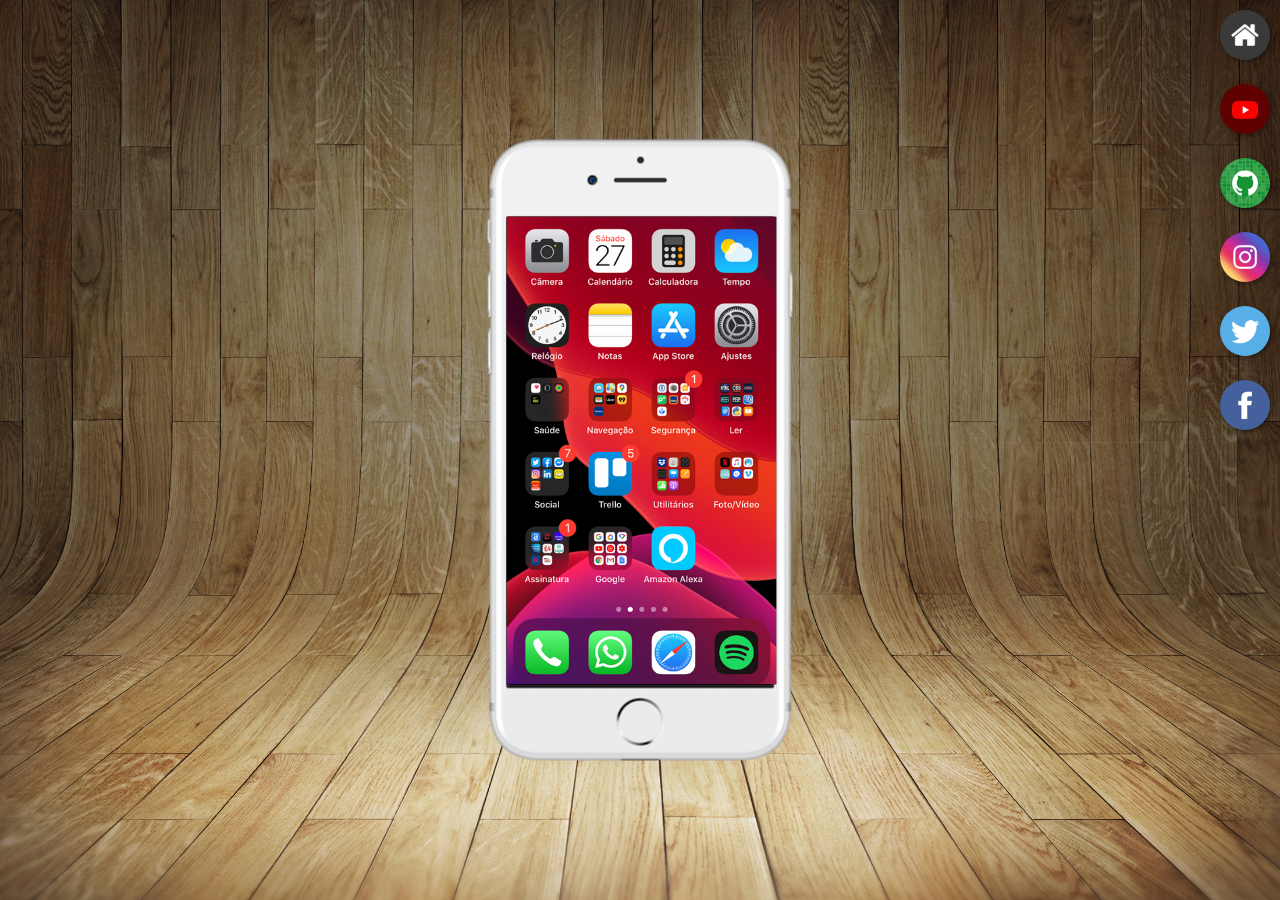
<file: index.html>
<!DOCTYPE html>
<html lang="pt-br">
<head>
    <meta charset="UTF-8">
    <meta name="viewport" content="width=device-width, initial-scale=1.0">
    <title>Projeto Redes sociais</title>
    <link rel="shortcut icon" href="favicon.ico" type="image/x-icon">
    <link rel="stylesheet" href="estilos/style.css">
</head>
<body>
  <main>
    <section id="telefone">
     <iframe src="home.html" name="tela" id="tela" frameborder="0"> este dispositivo não suporta iframes.</iframe>
     
    </section>
    <section id="redes-sociais">
      <a href="home.html" target="tela"><img src="imagens/logo-home.jpg" alt="Logo da Home"></a><br>
      <a href="youtube.html" target="tela"><img src="imagens/logo-youtube.jpg" alt="Logo do YouTube"></a><br>
      <a href="github.html" target="tela"><img src="imagens/logo-github.jpg" alt="github"></a><br>
      <a href="instagram.html" target="tela"><img src="imagens/logo-instagram.jpg" alt="instagram"></a><br>
      <a href="twitter.html" target="tela"><img src="imagens/logo-twitter.jpg" alt="twitter"></a><br>
      <a href="facebook.html" target="tela"><img src="imagens/logo-facebook.jpg" alt="facebook"></a>

    </section>
  </main>
</body>
</html>
</file>
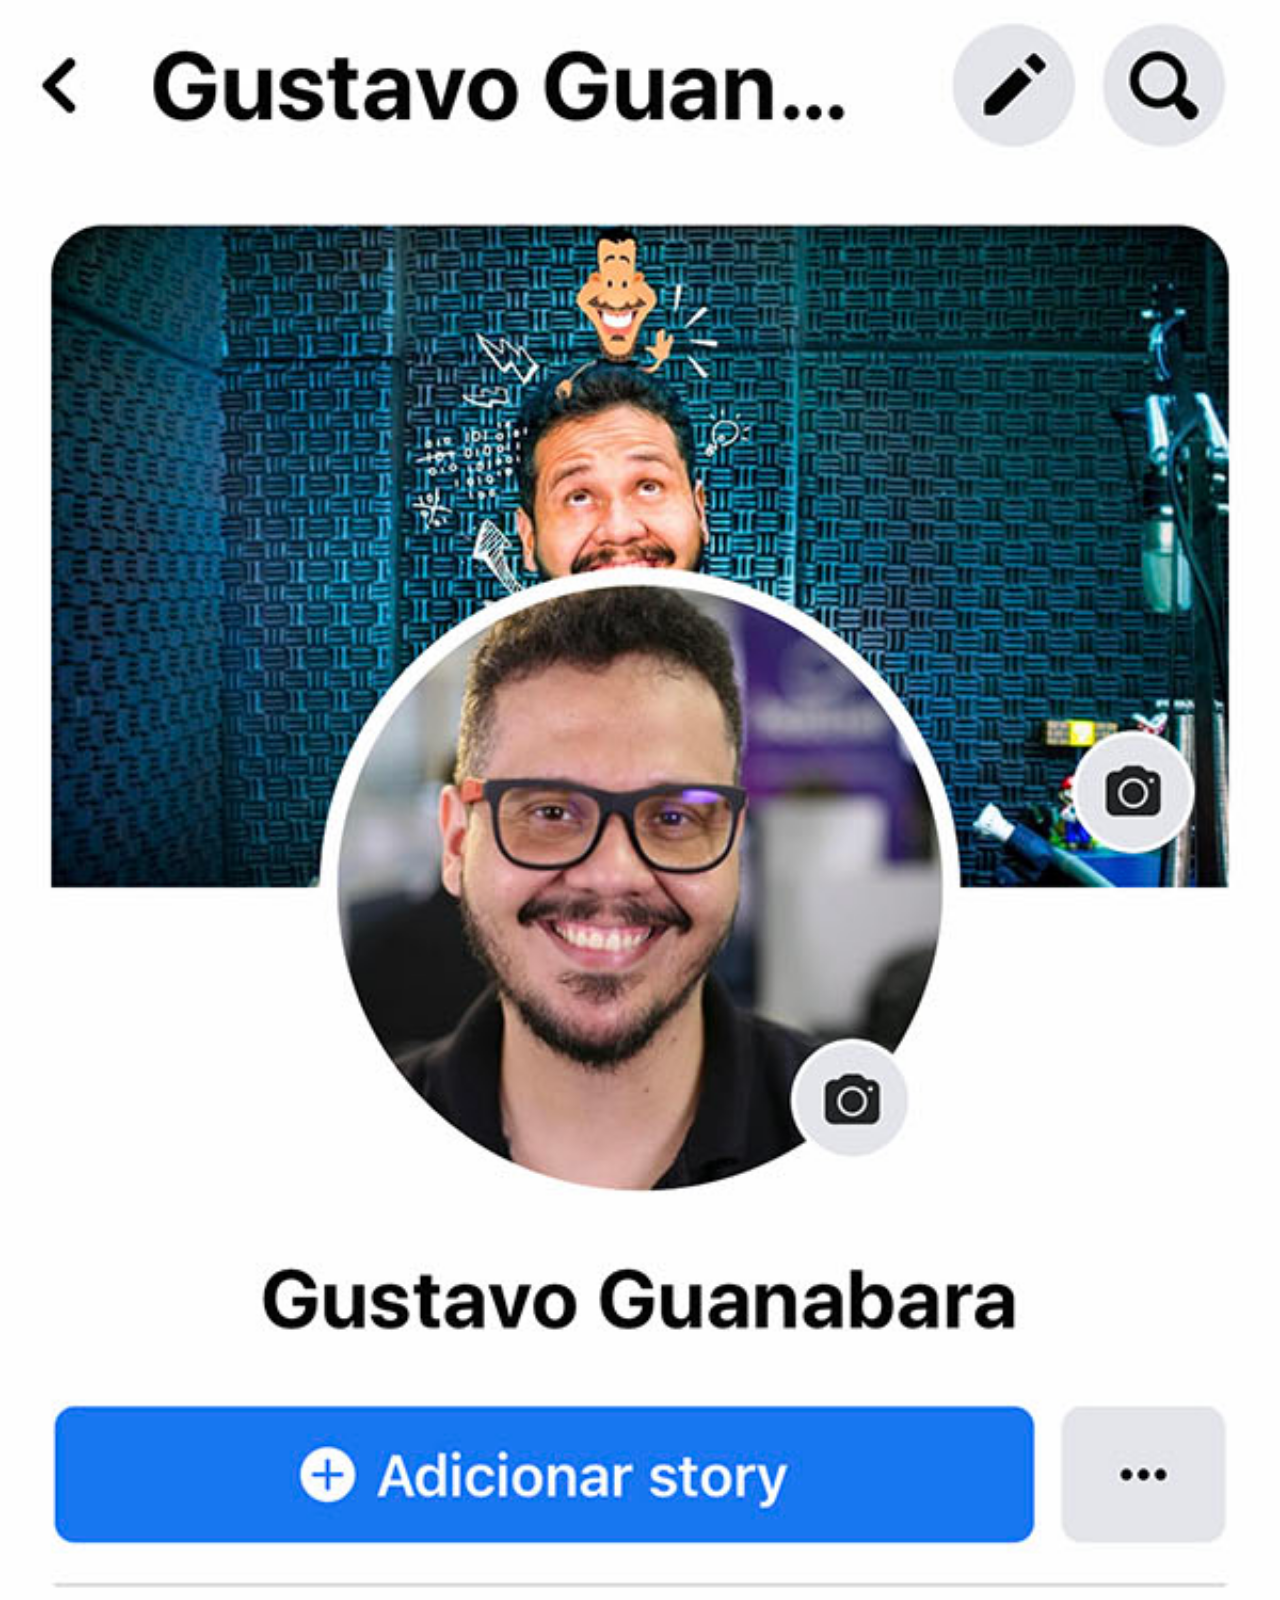
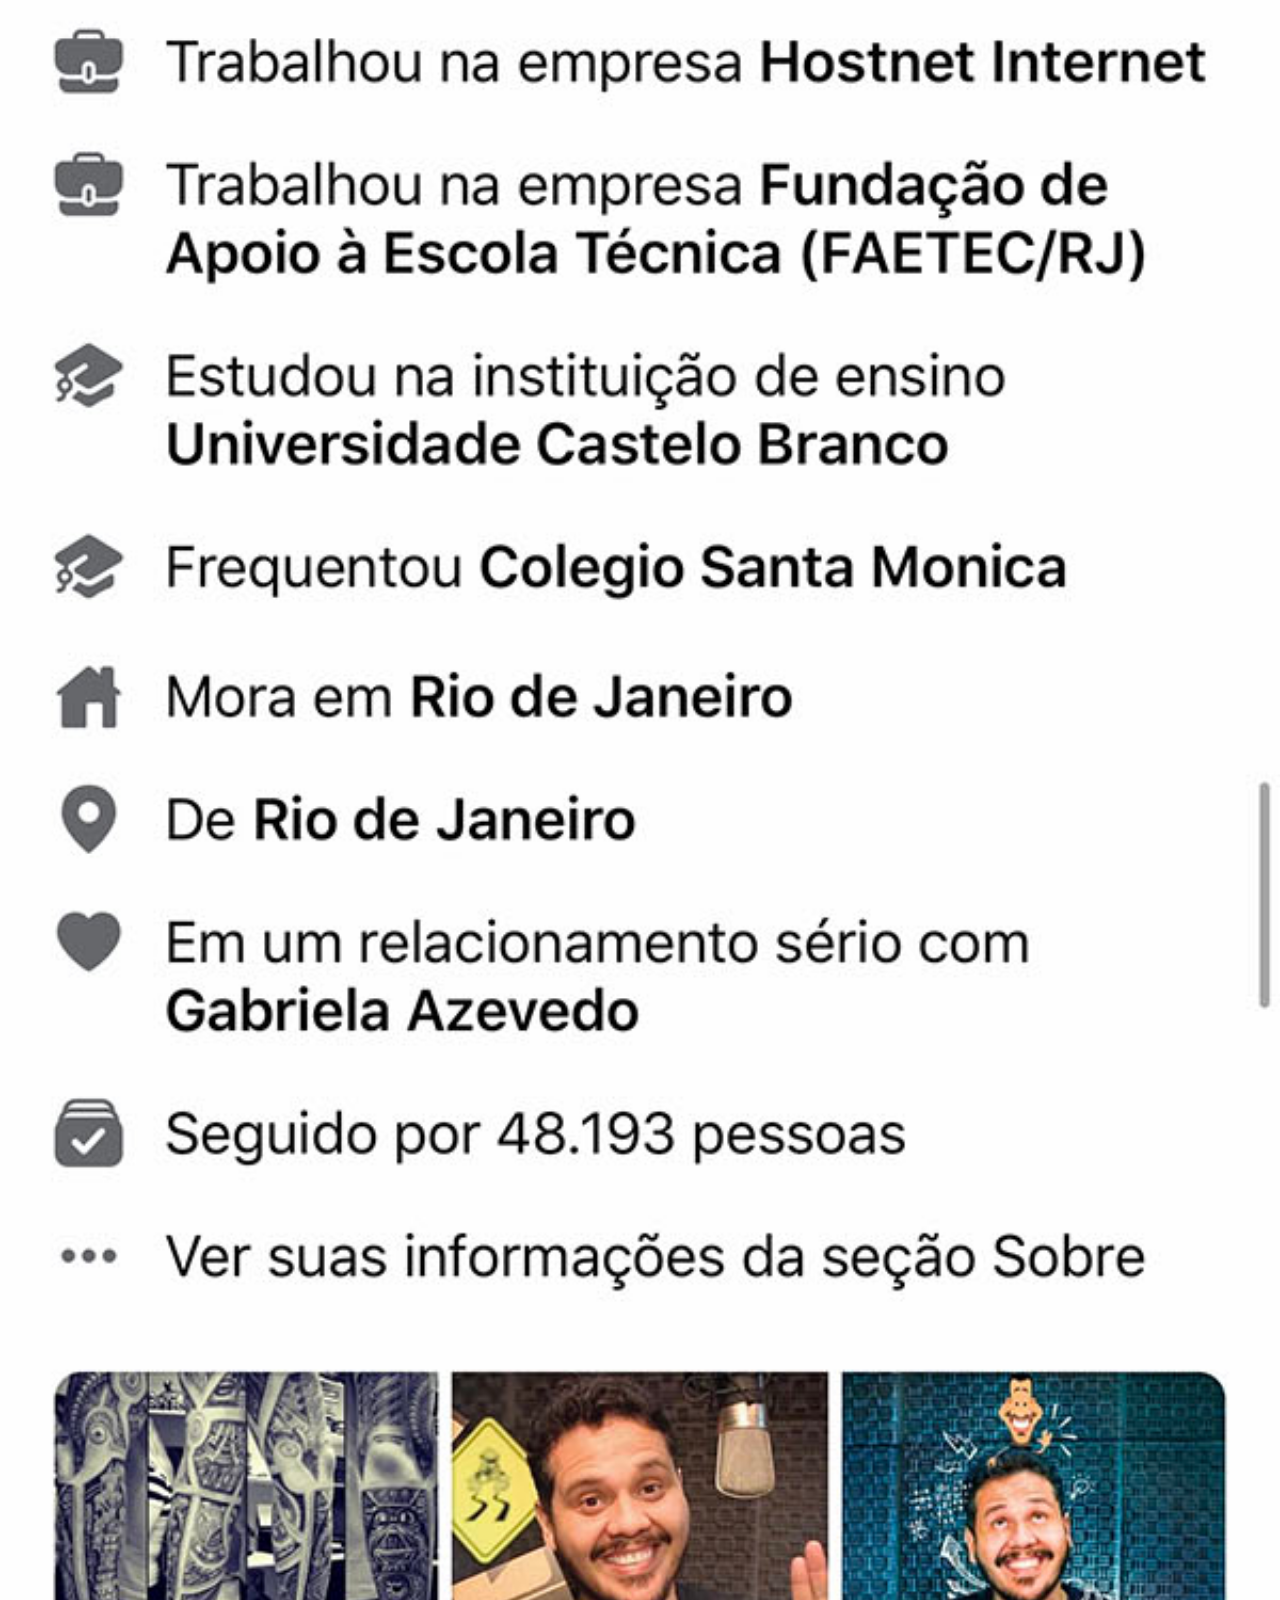
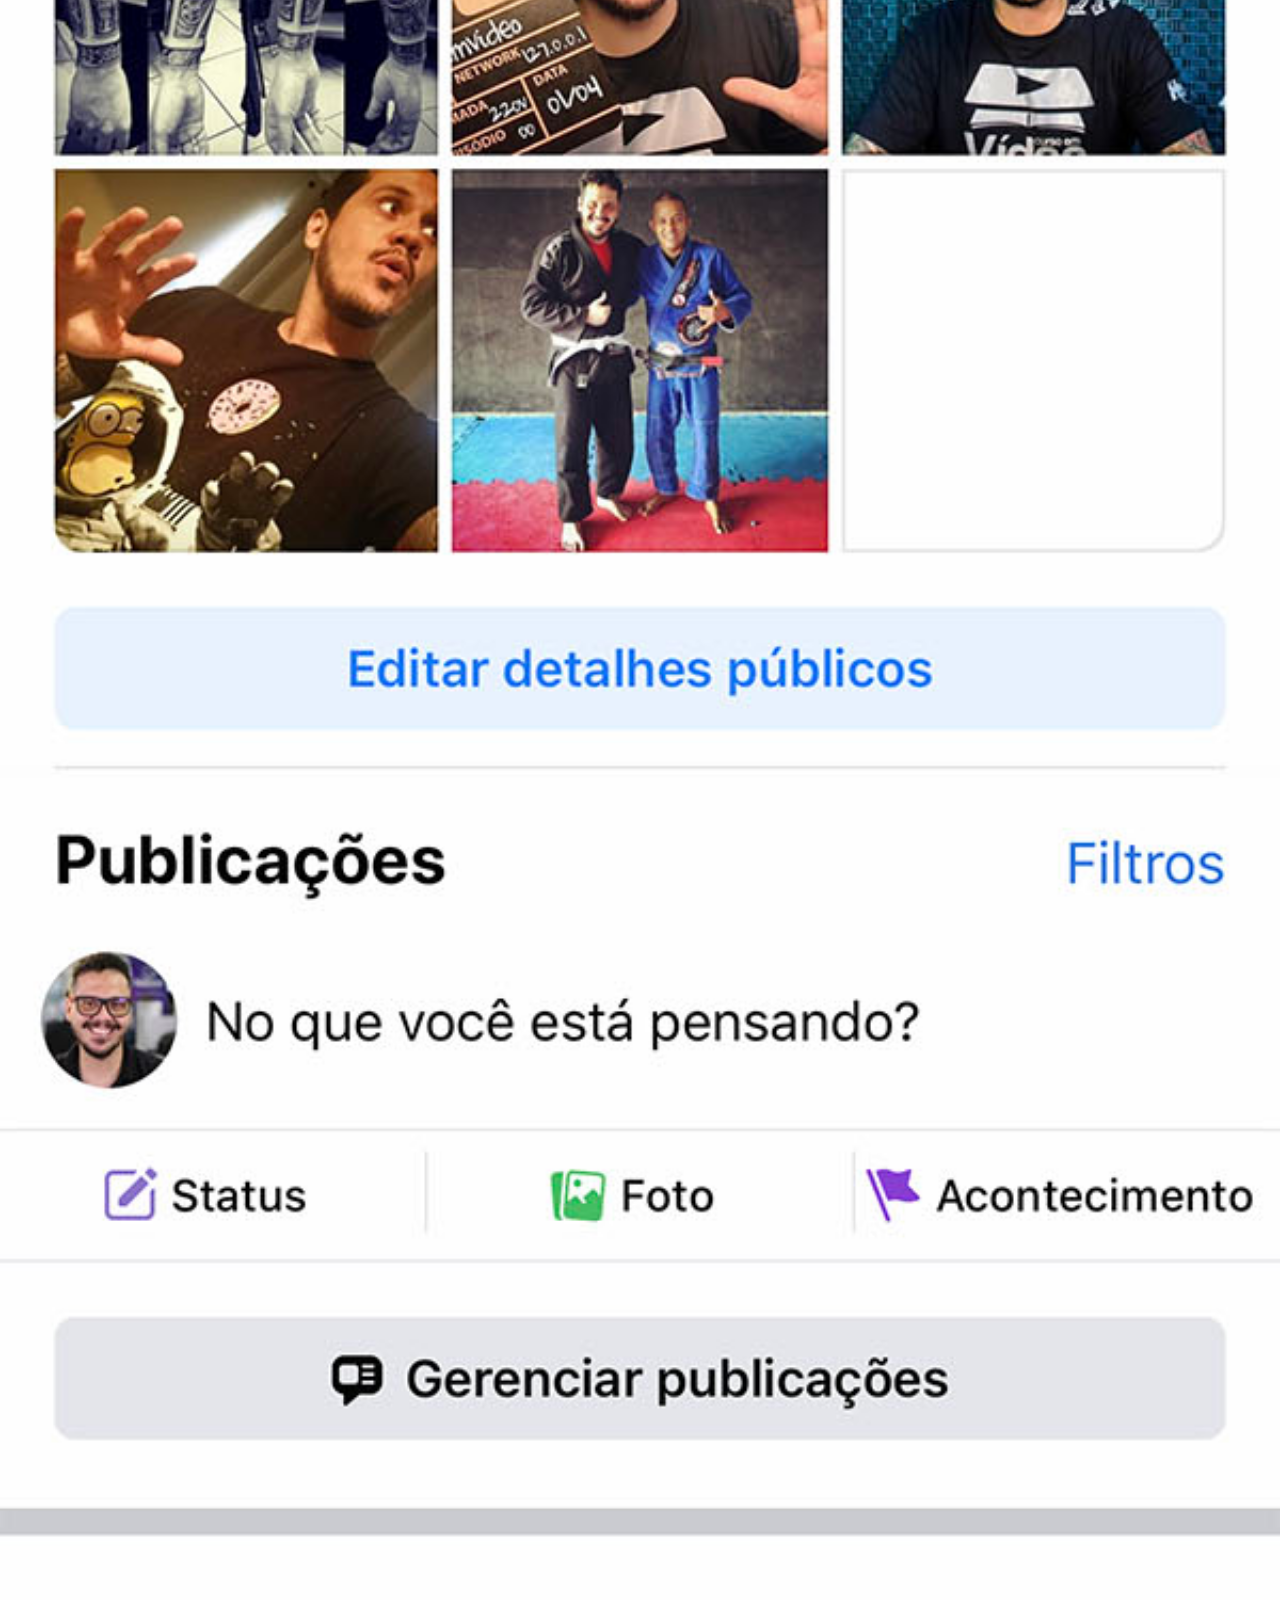
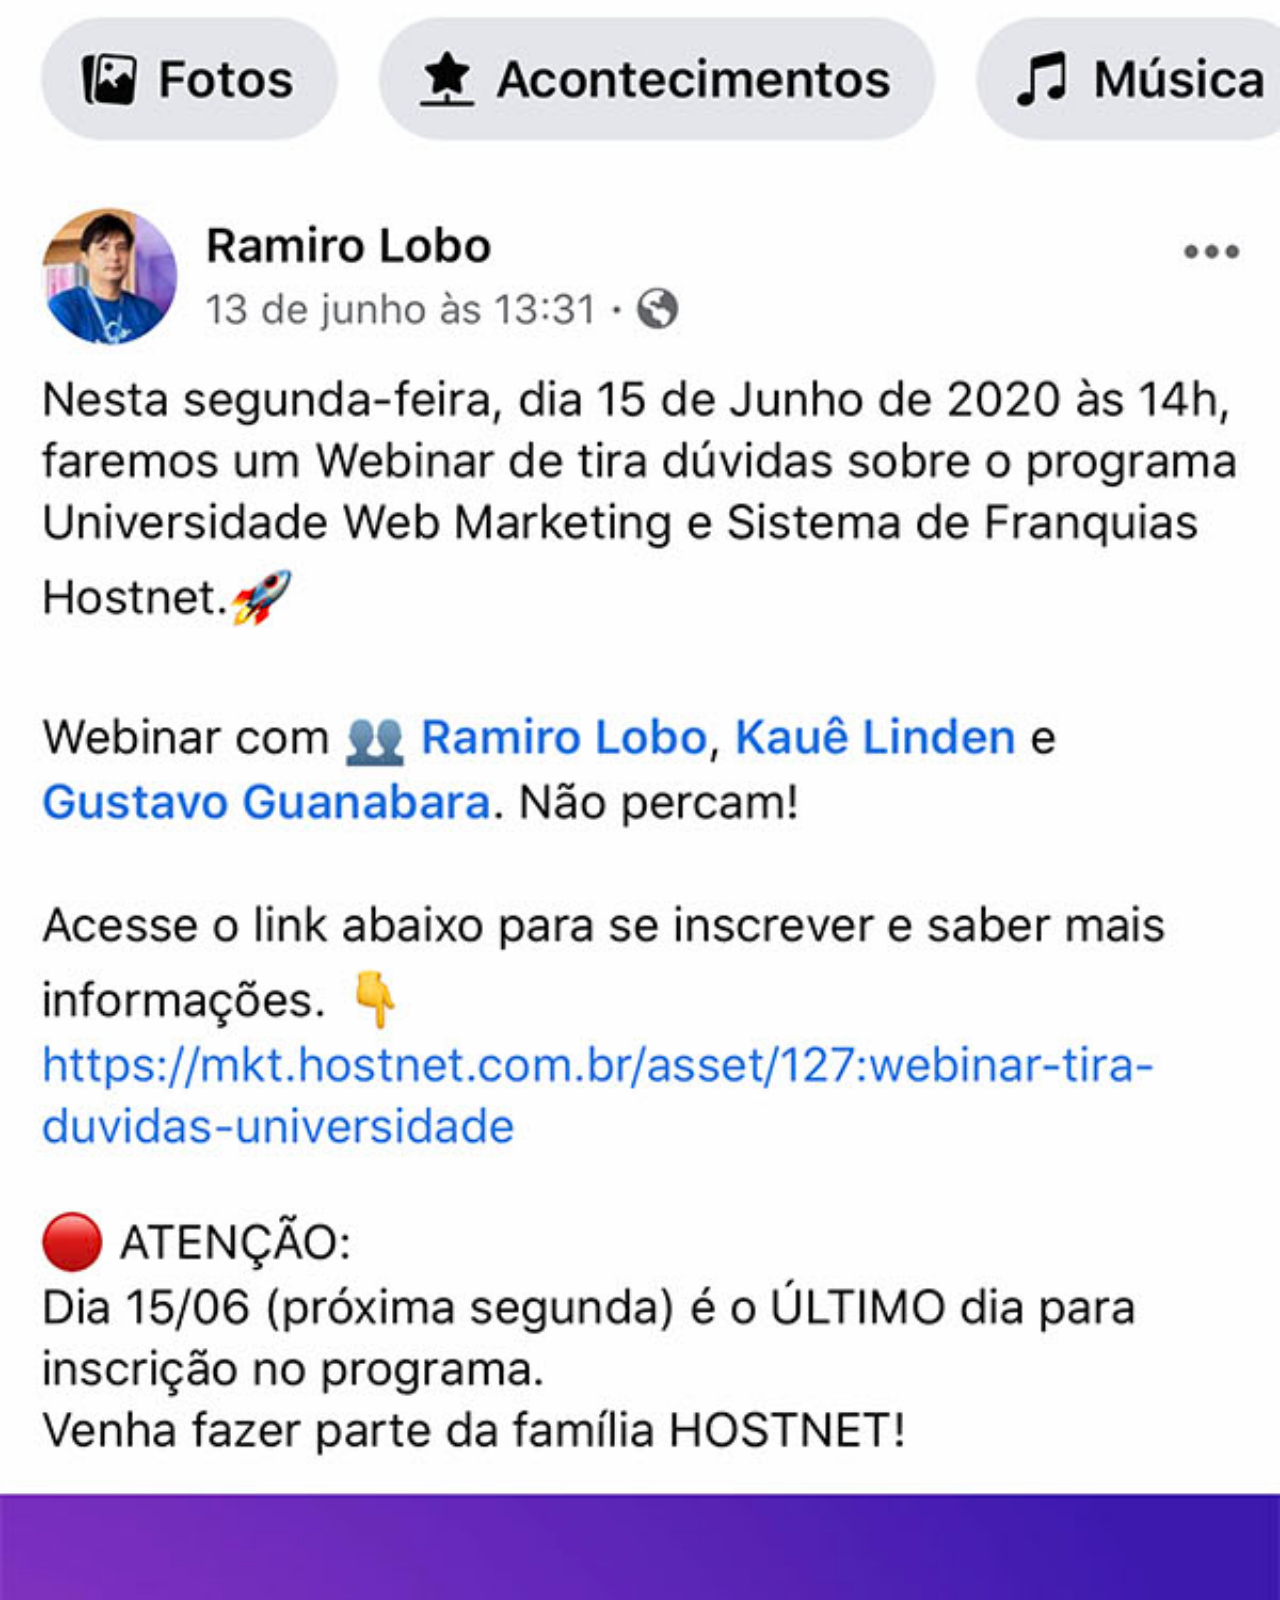
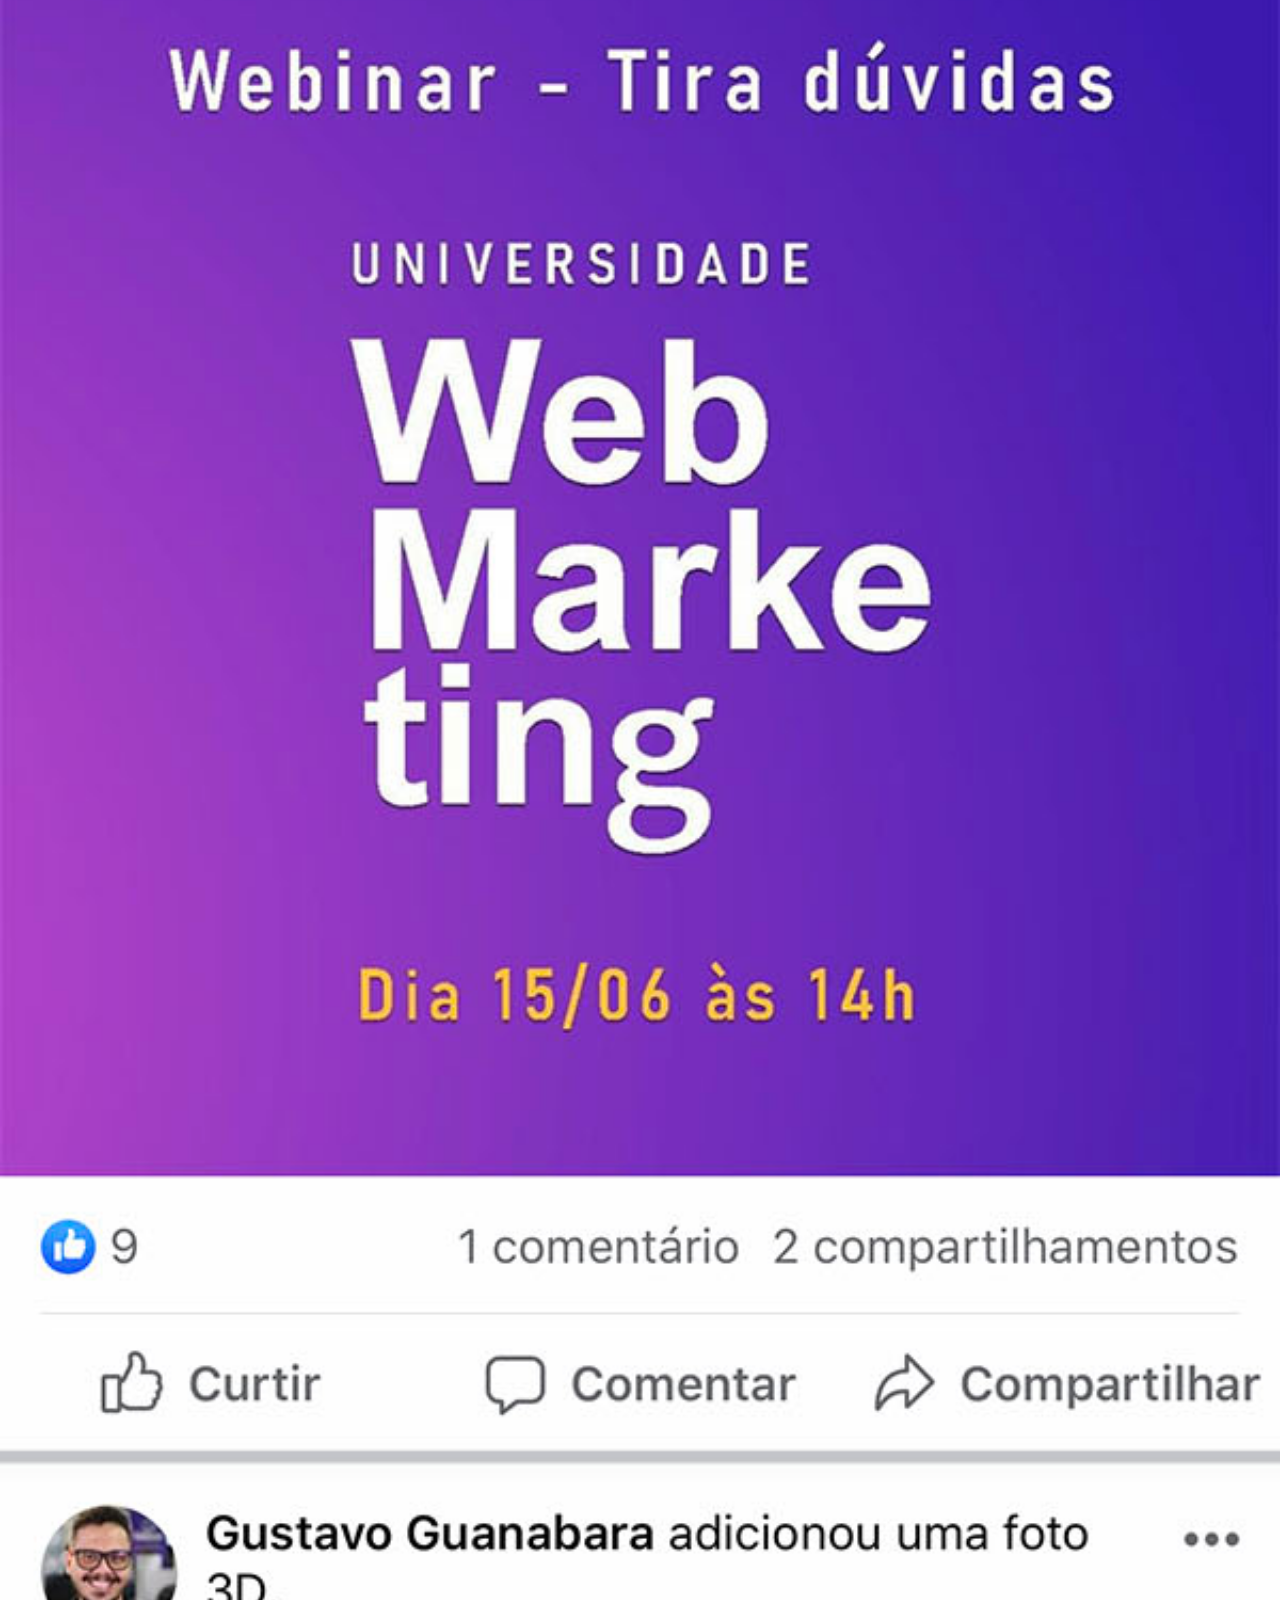
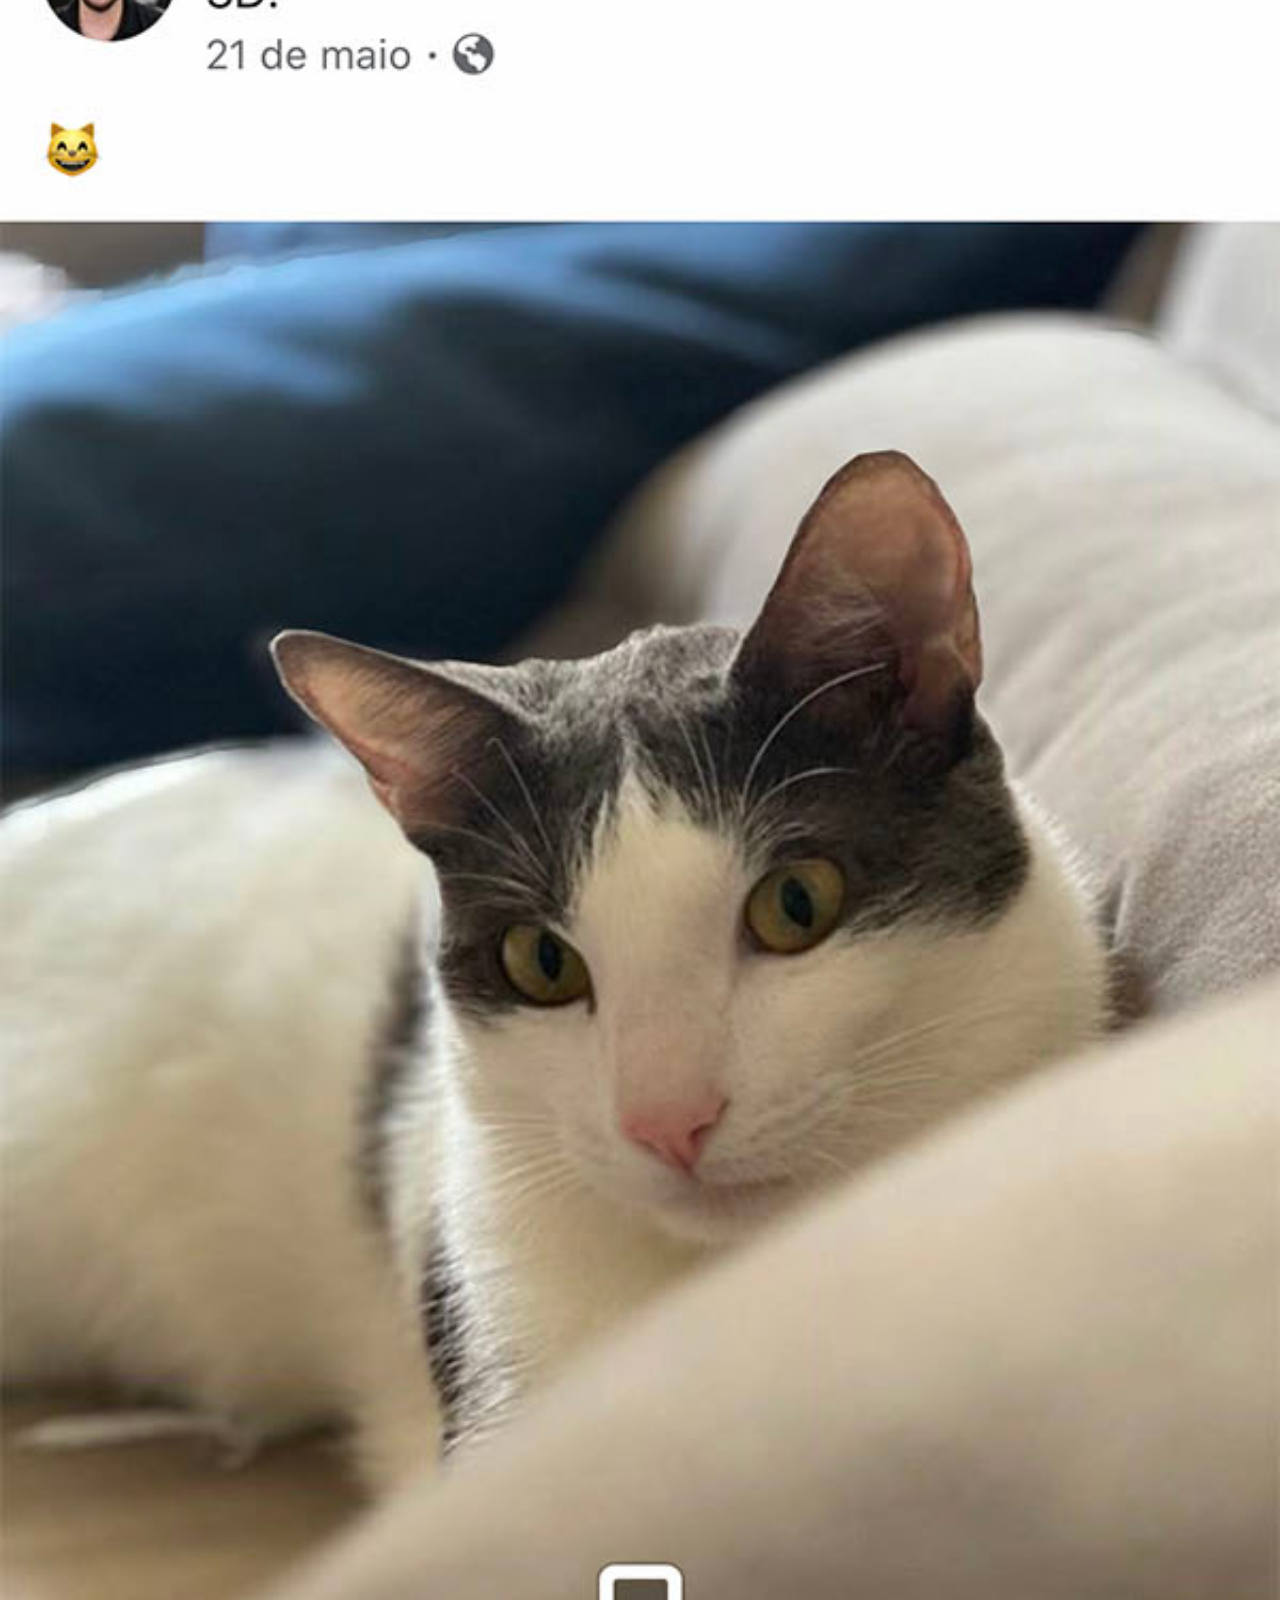
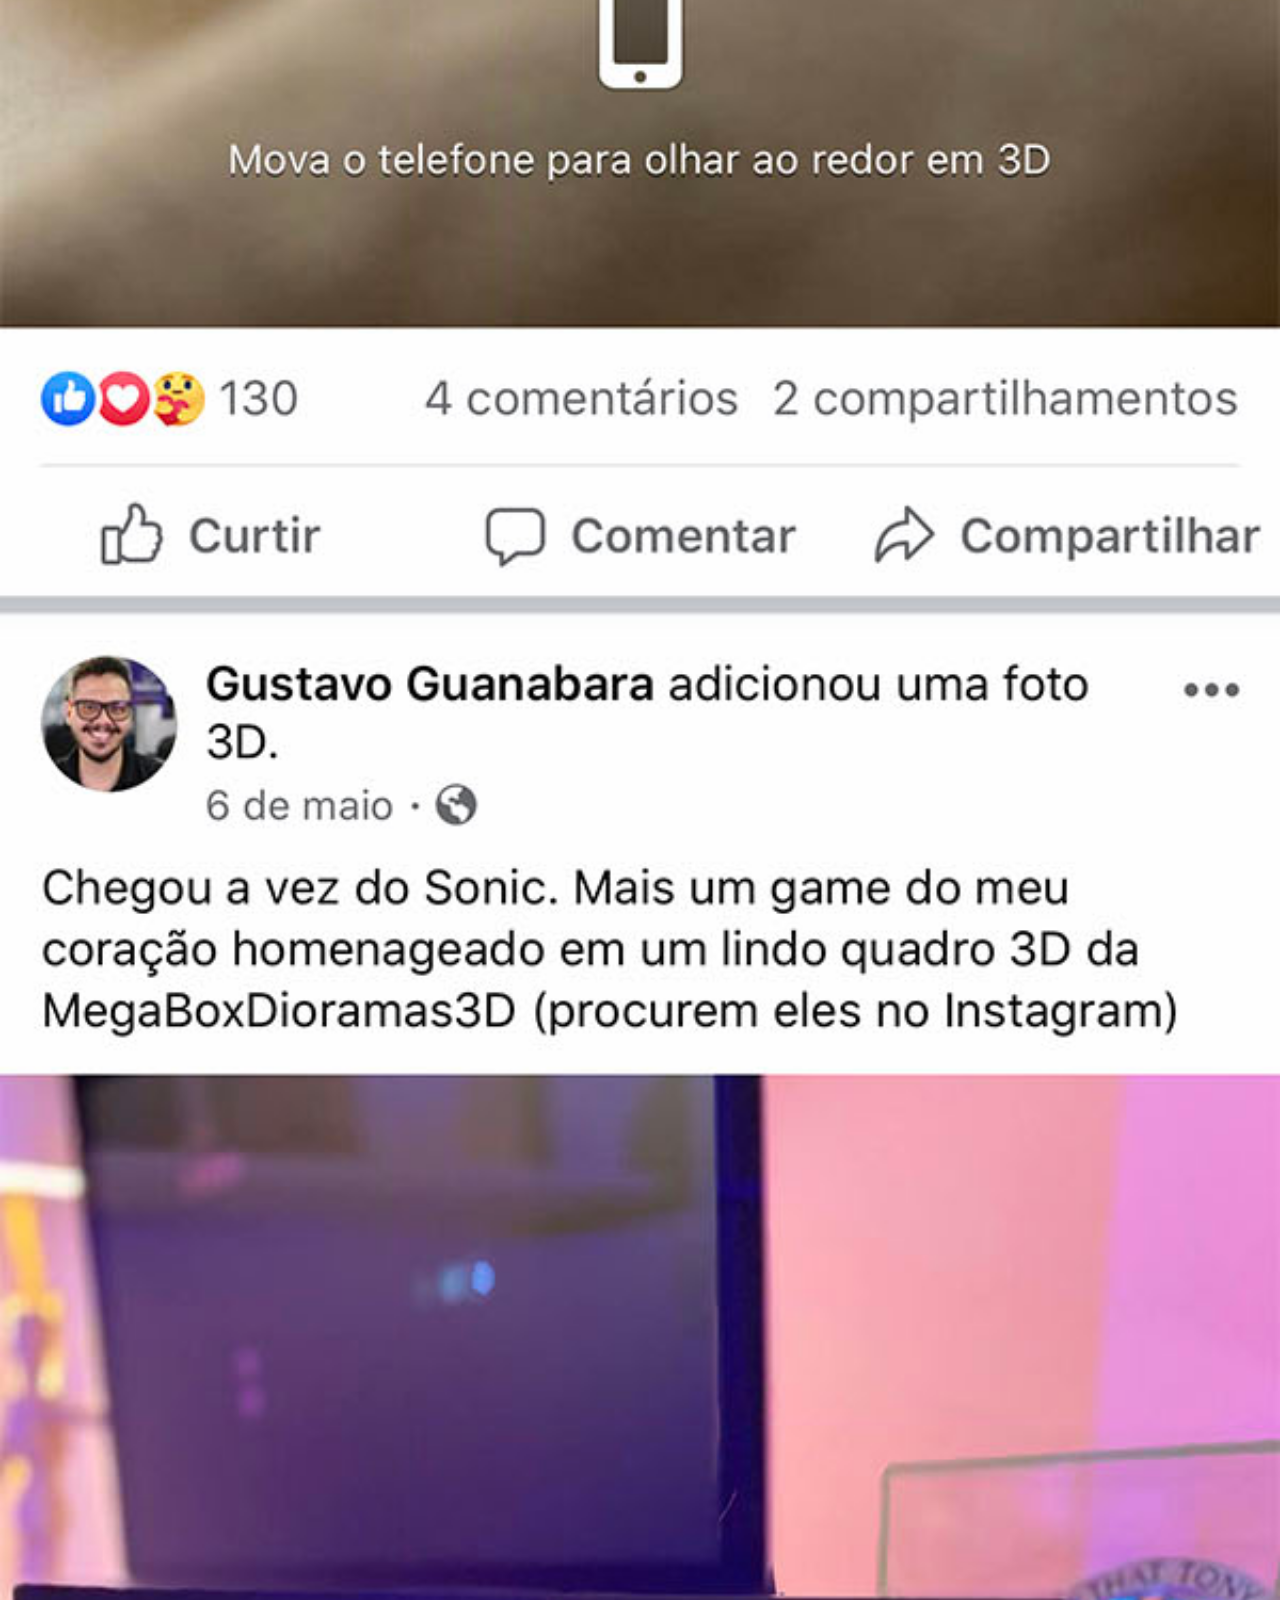
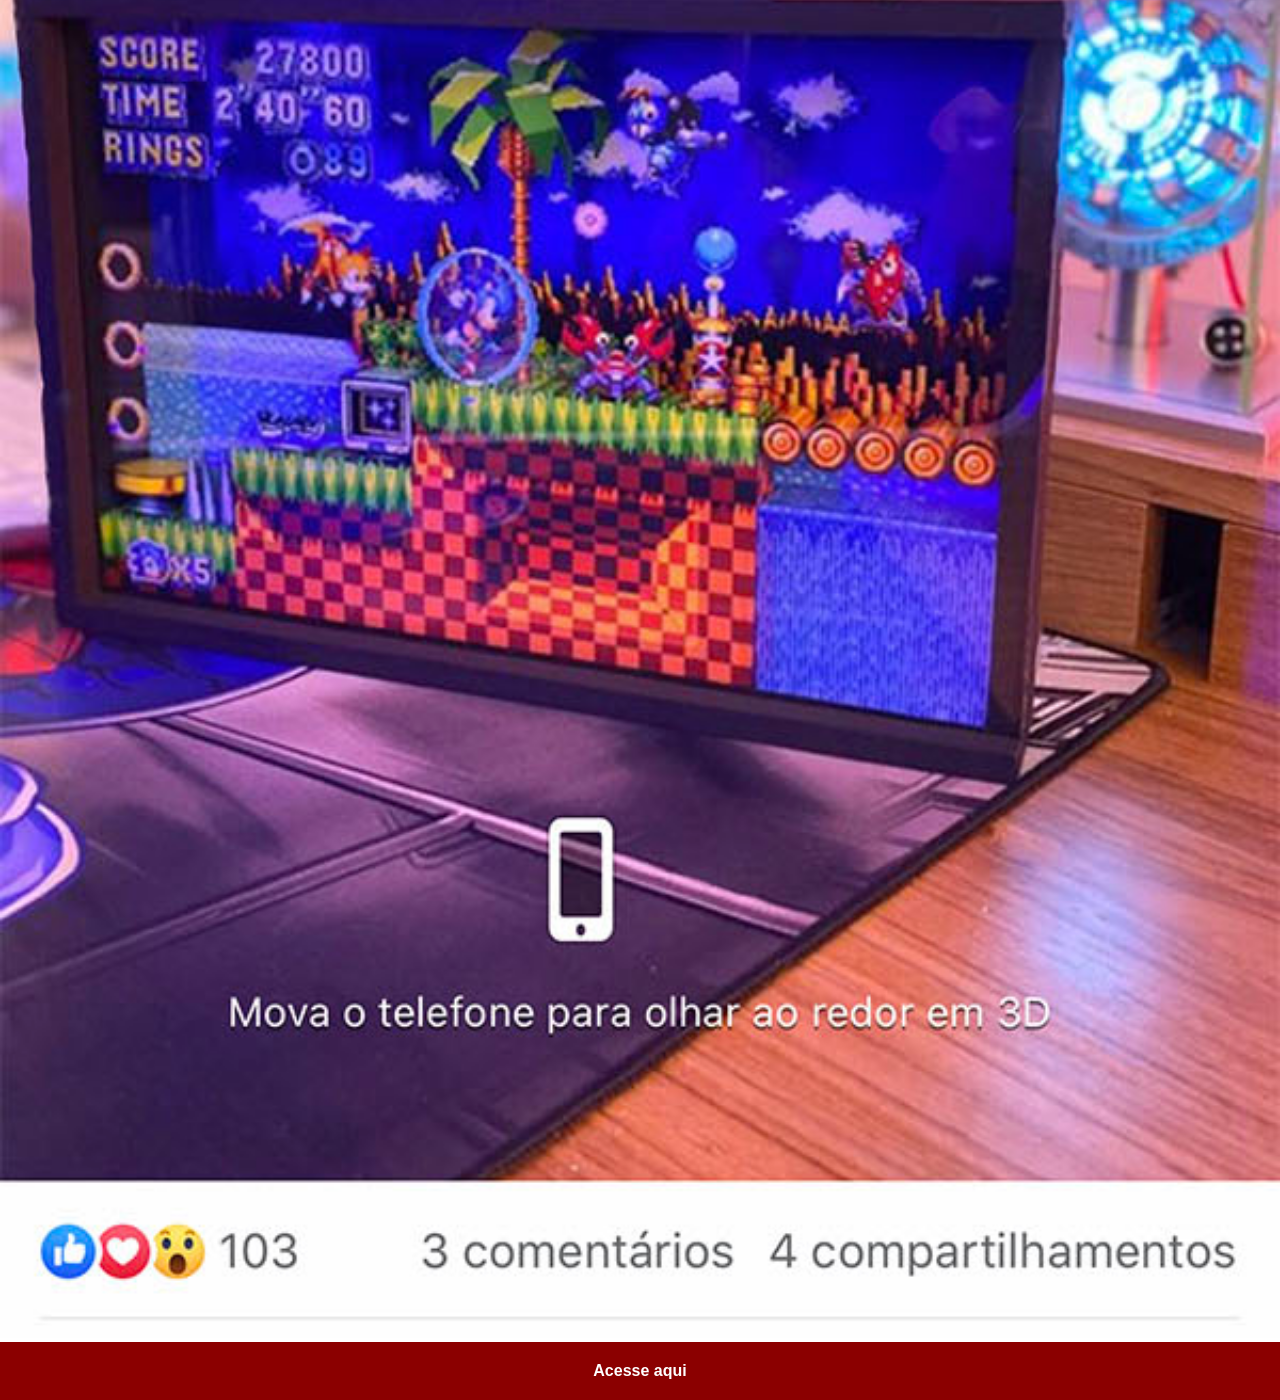
<file: facebook.html>
<!DOCTYPE html>
<html lang="pt-br">
<head>
    <meta charset="UTF-8">
    <meta name="viewport" content="width=device-width, initial-scale=1.0">
    <title>Facebook</title>
    <link rel="stylesheet" href="estilos/social.css">
</head>
<body>
    <img src="imagens/tela-facebook.jpg" alt="Facebook">
    <a href="https://www.facebook.com/gustavoguanabara?locale=pt_BR" target="_blank">Acesse aqui</a>
</body>
</html>
</file>
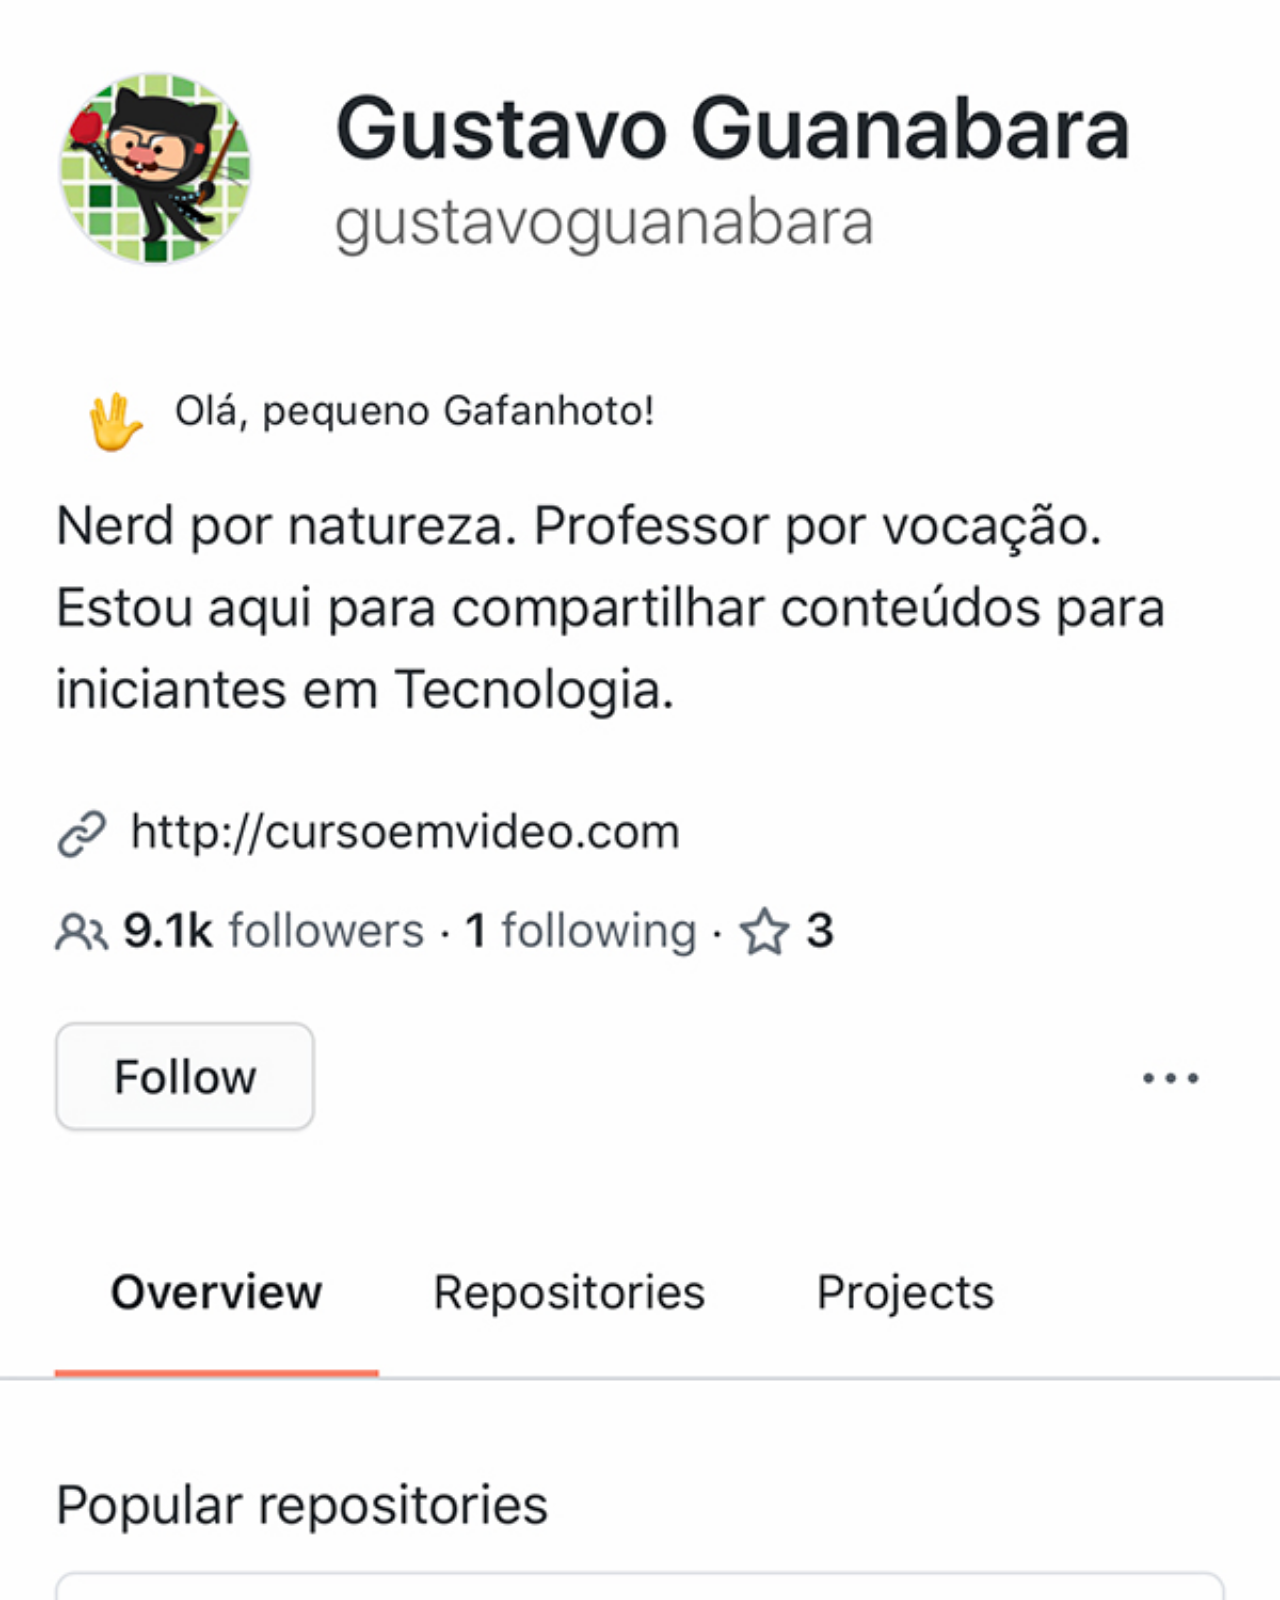
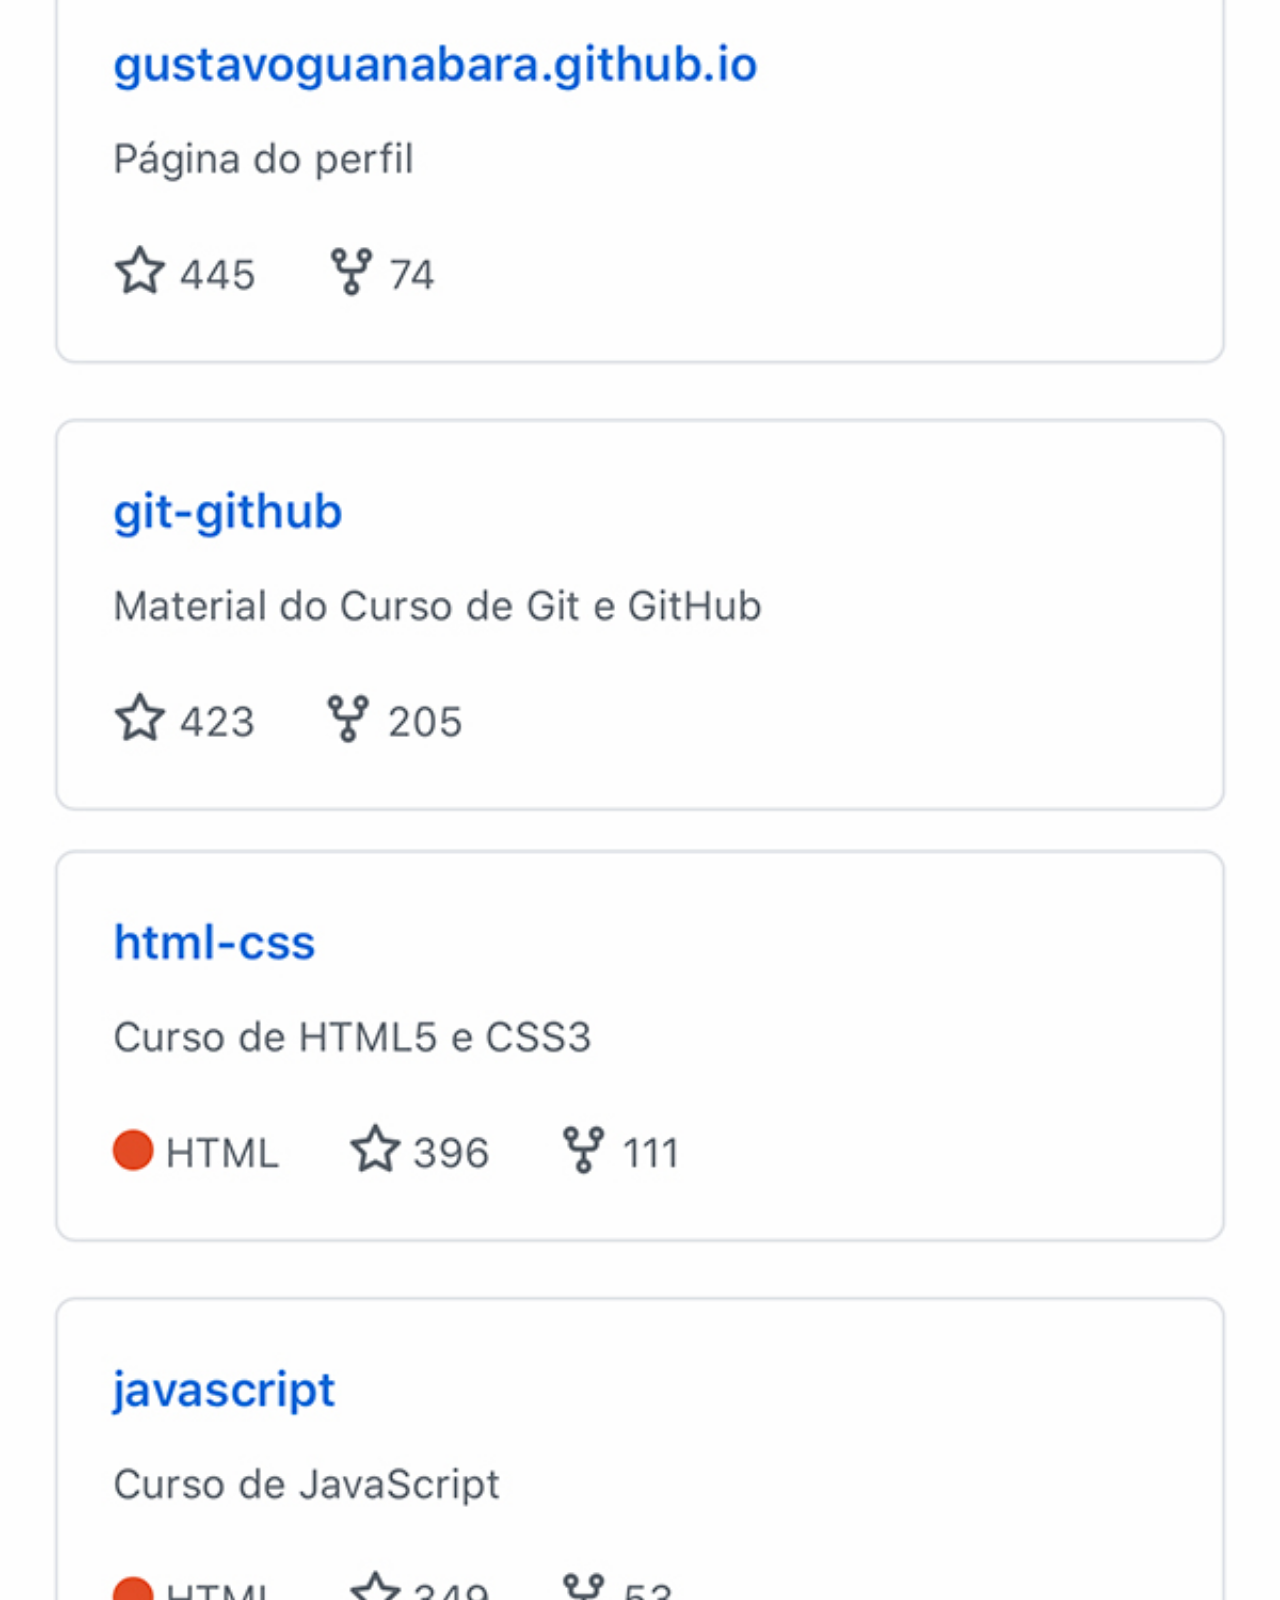
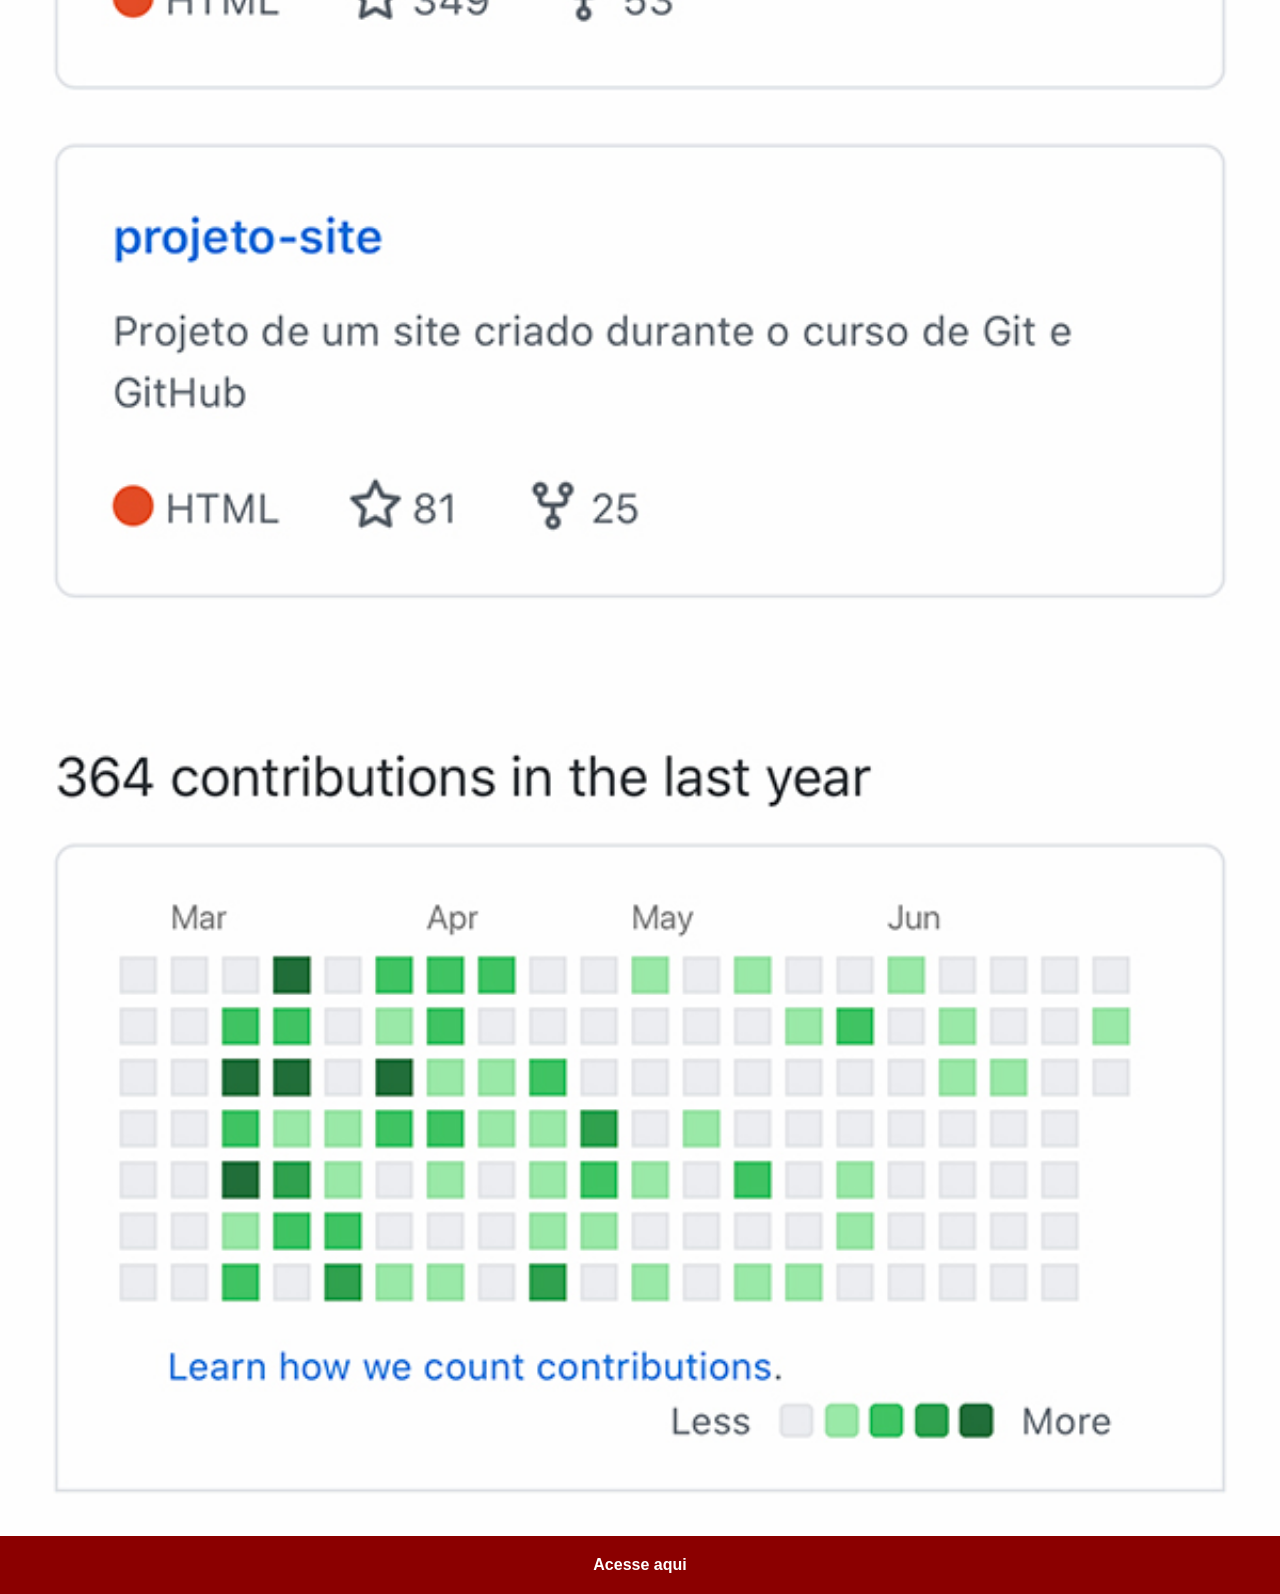
<file: github.html>
<!DOCTYPE html>
<html lang="pt-br">
<head>
    <meta charset="UTF-8">
    <meta name="viewport" content="width=device-width, initial-scale=1.0">
    <title>GitHub</title>
    <link rel="stylesheet" href="estilos/social.css">
</head>
<body>
  <img src="imagens/tela-github.jpg" alt="github">
  <a href="https://github.com/gustavoguanabara" target="_blank">Acesse aqui</a>
</body>
</html>
</file>
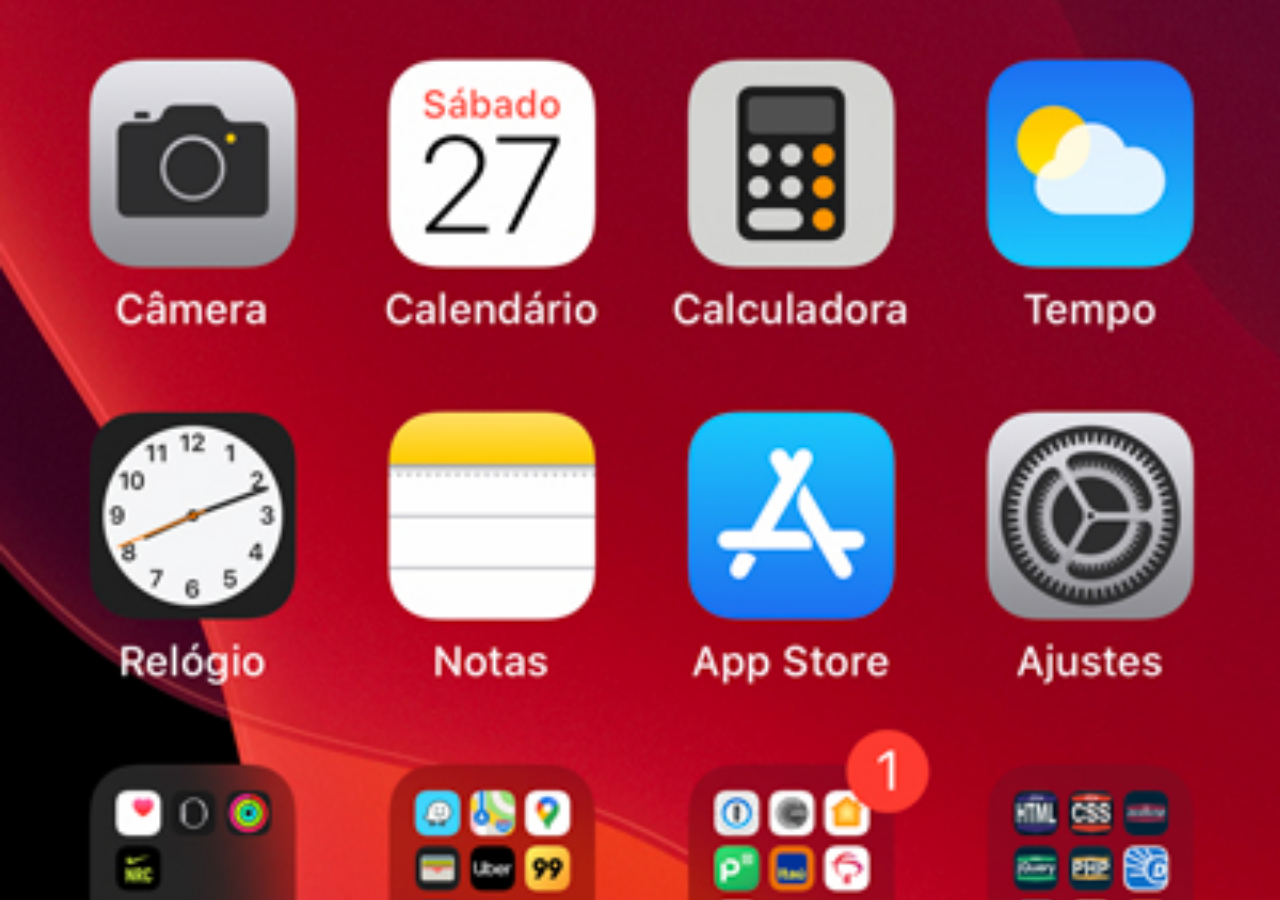
<file: home.html>
<!DOCTYPE html>
<html lang="pt-br">
<head>
    <meta charset="UTF-8">
    <meta name="viewport" content="width=device-width, initial-scale=1.0">
    <title>home</title>
    <style>
        * {
            margin: 0;
            padding: 0;
        }

        body {
            width: 100vw;
            height: 100vh;
            background: black url("imagens/tela-home.jpg") no-repeat top center;
            background-size: cover;
        }
    </style>
</head>
<body> 
</body>
</html>
</file>
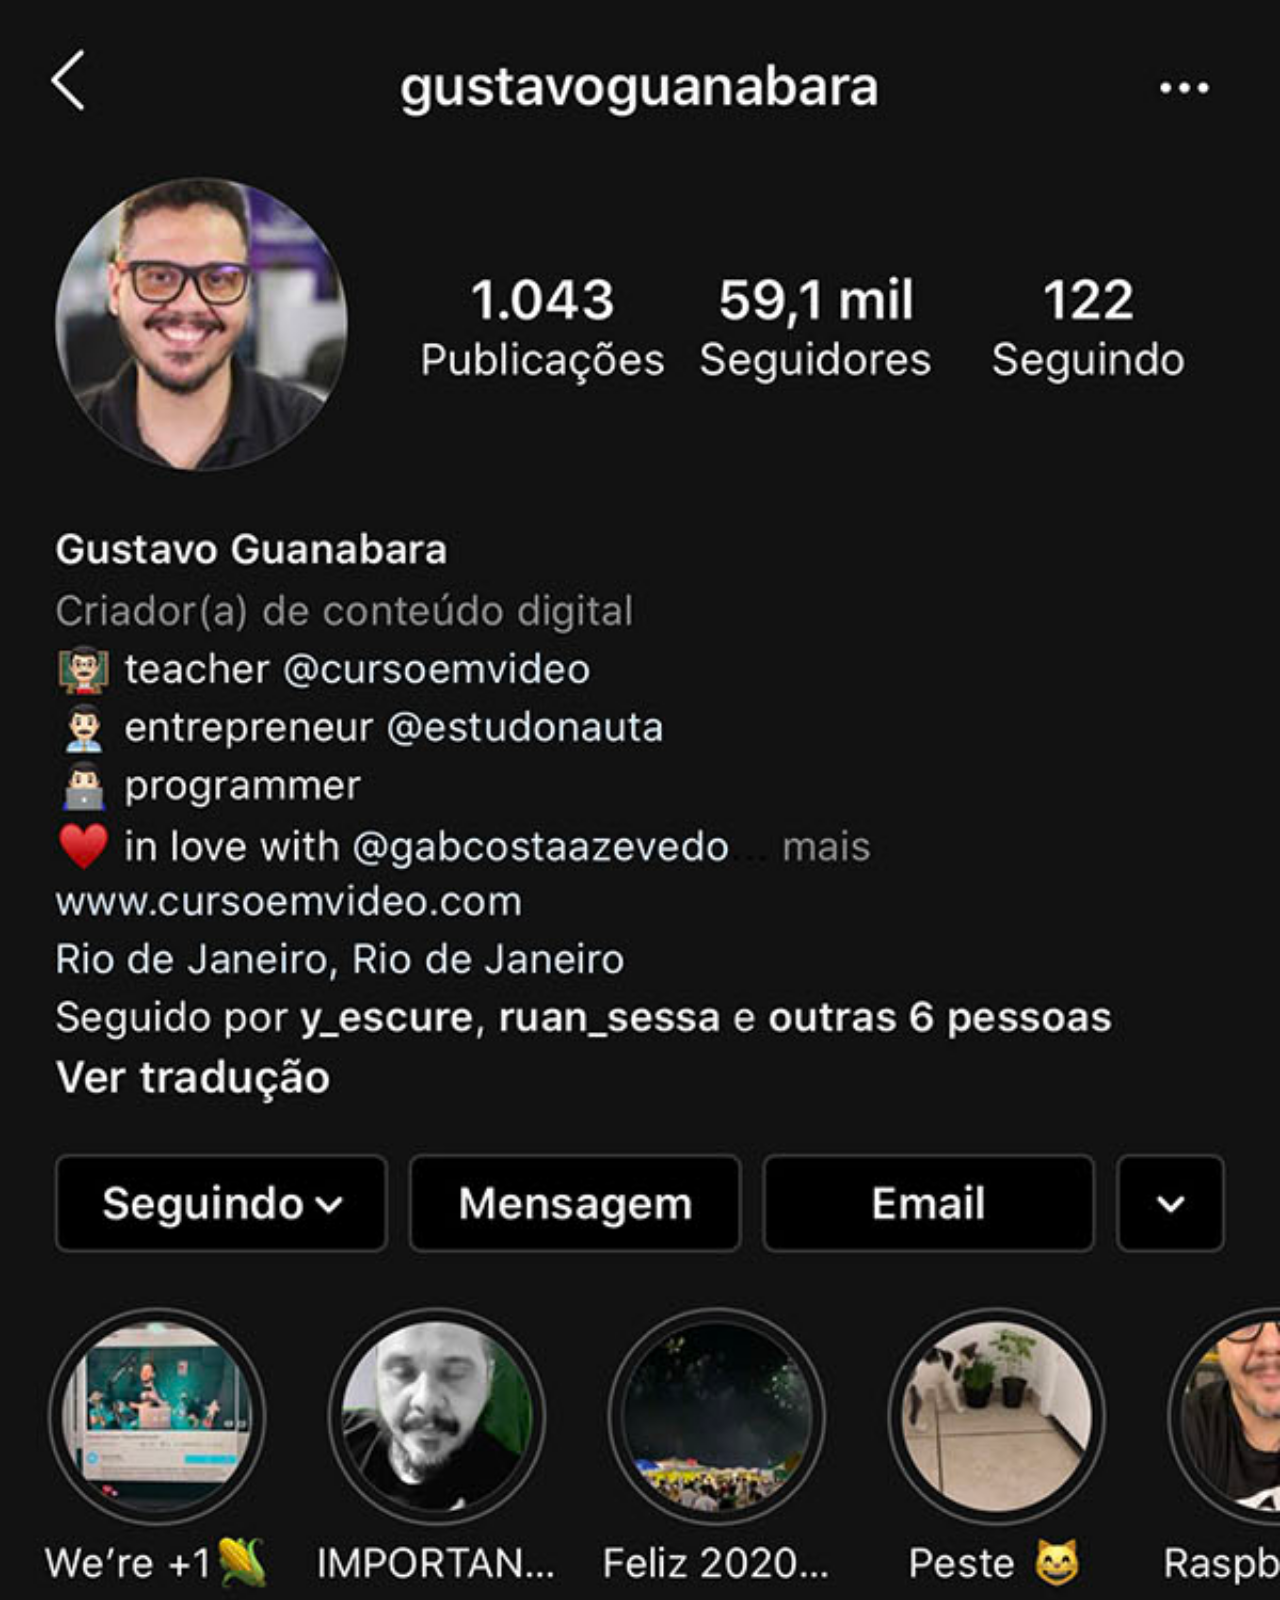
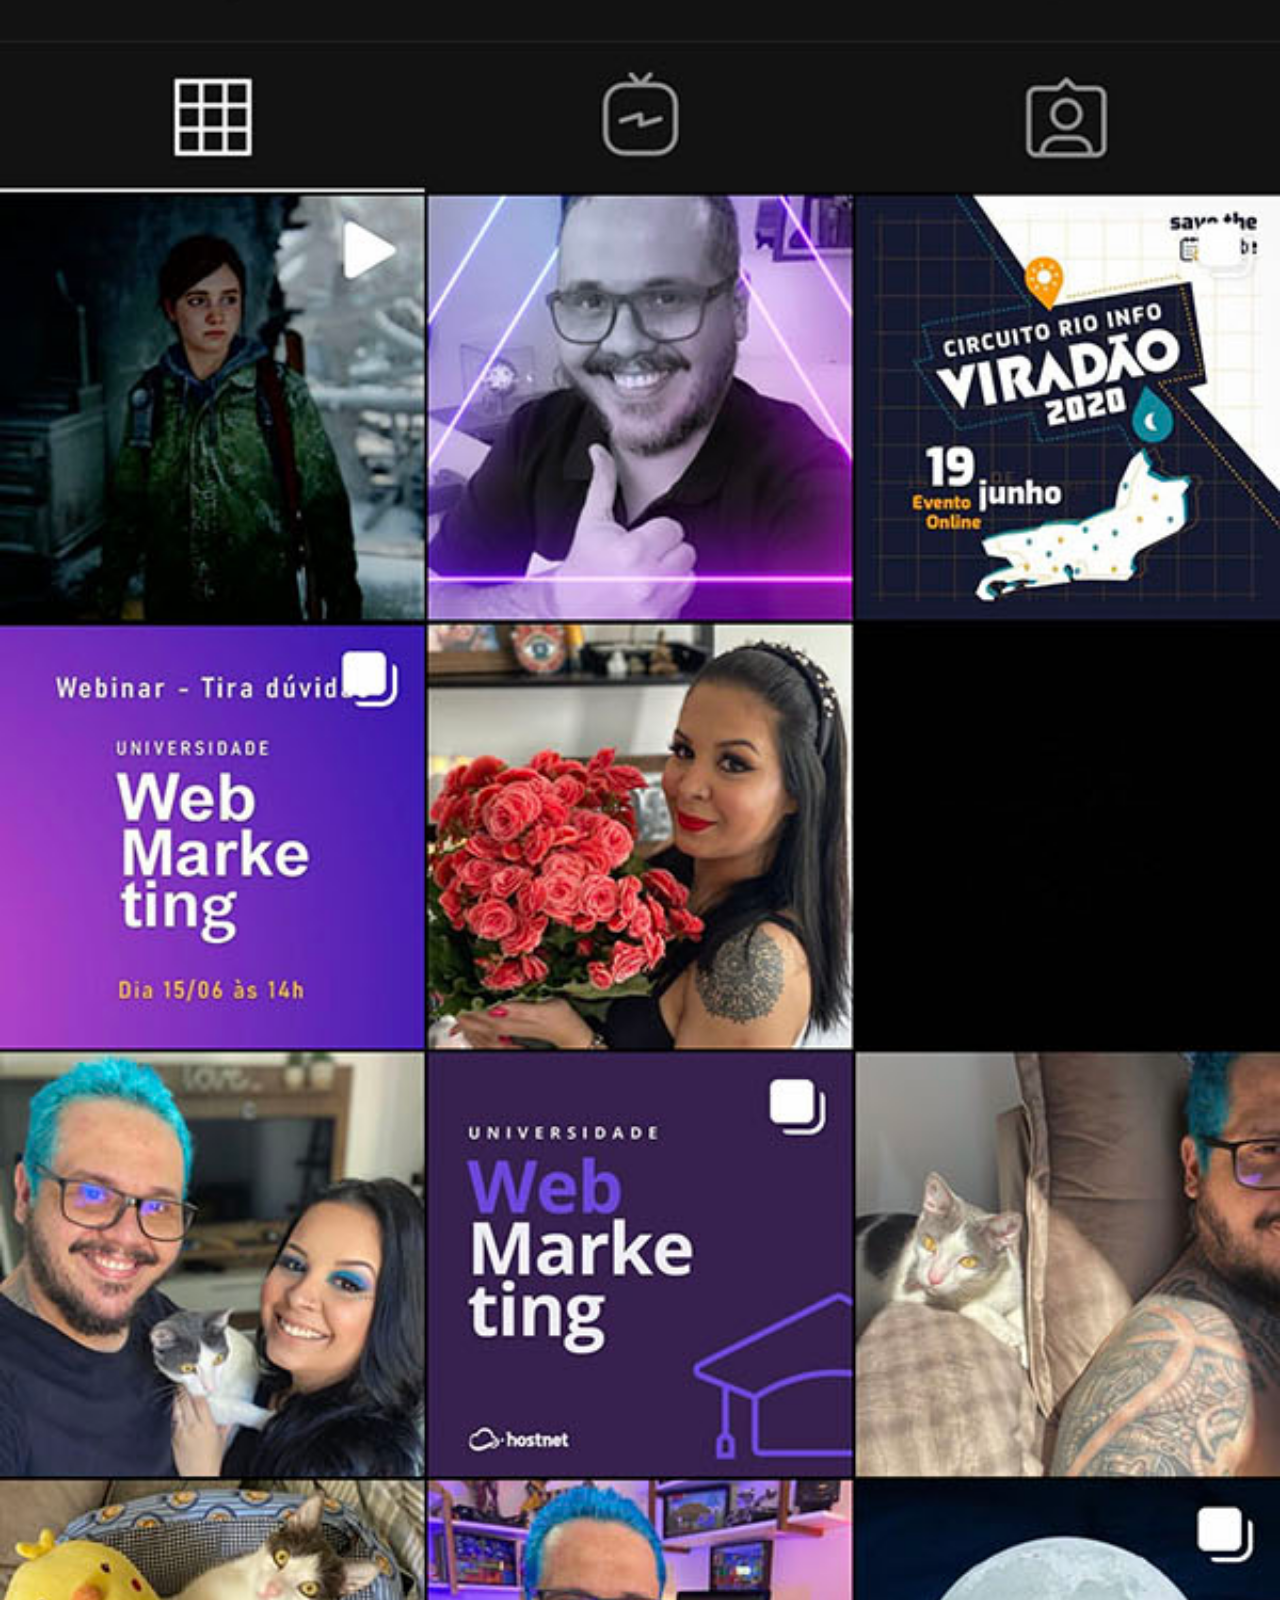
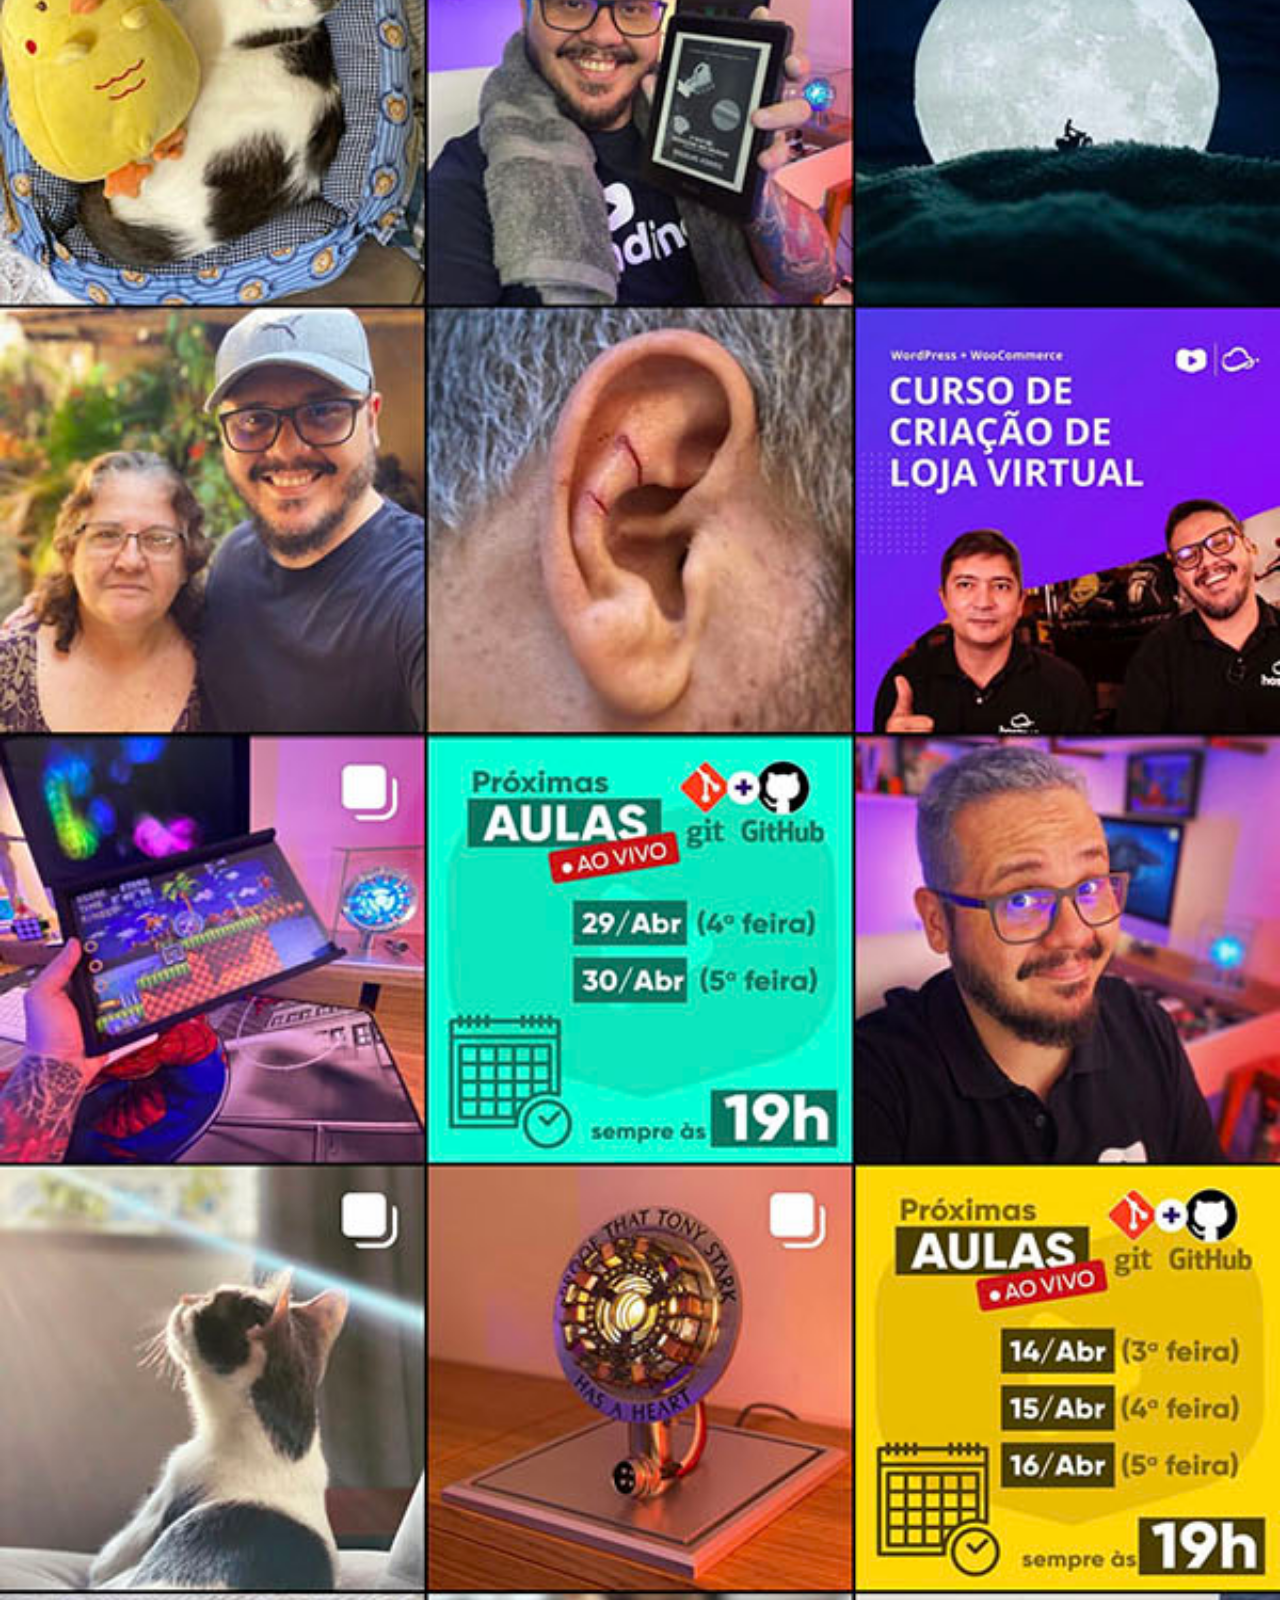
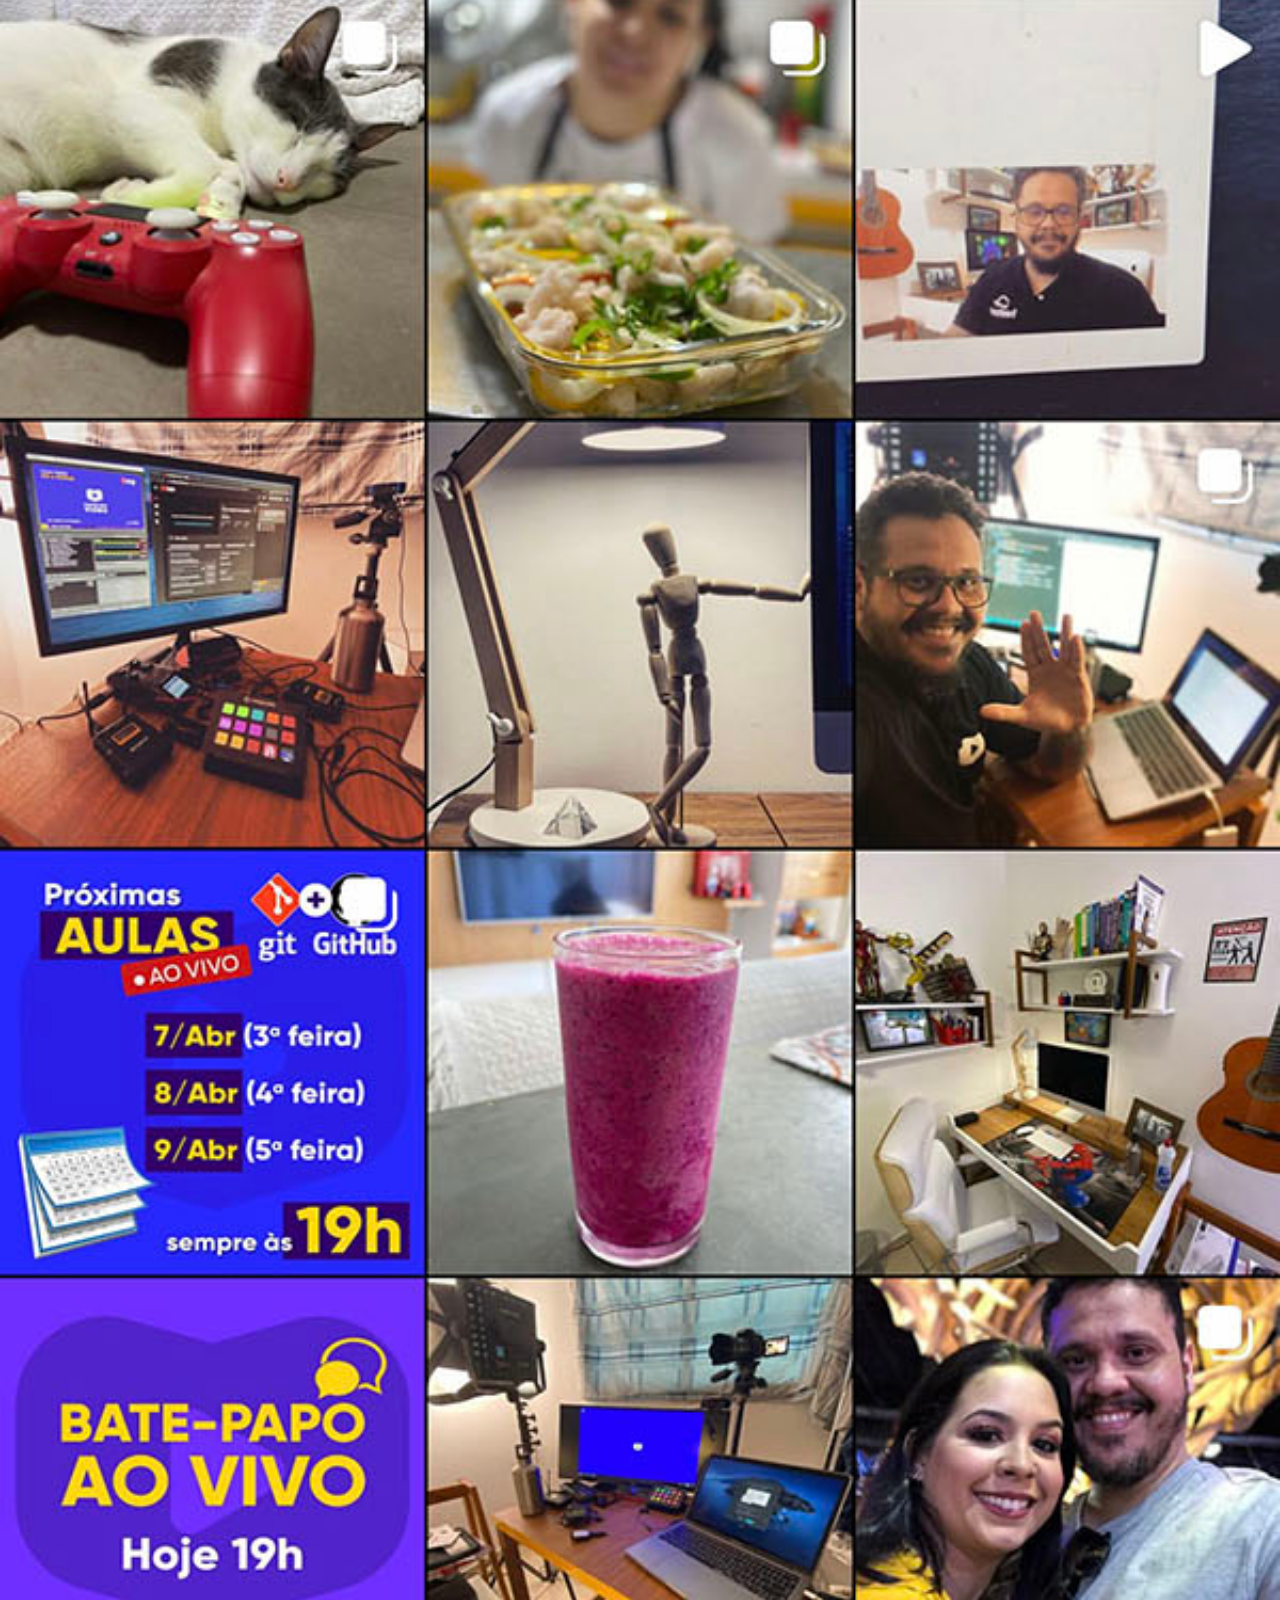
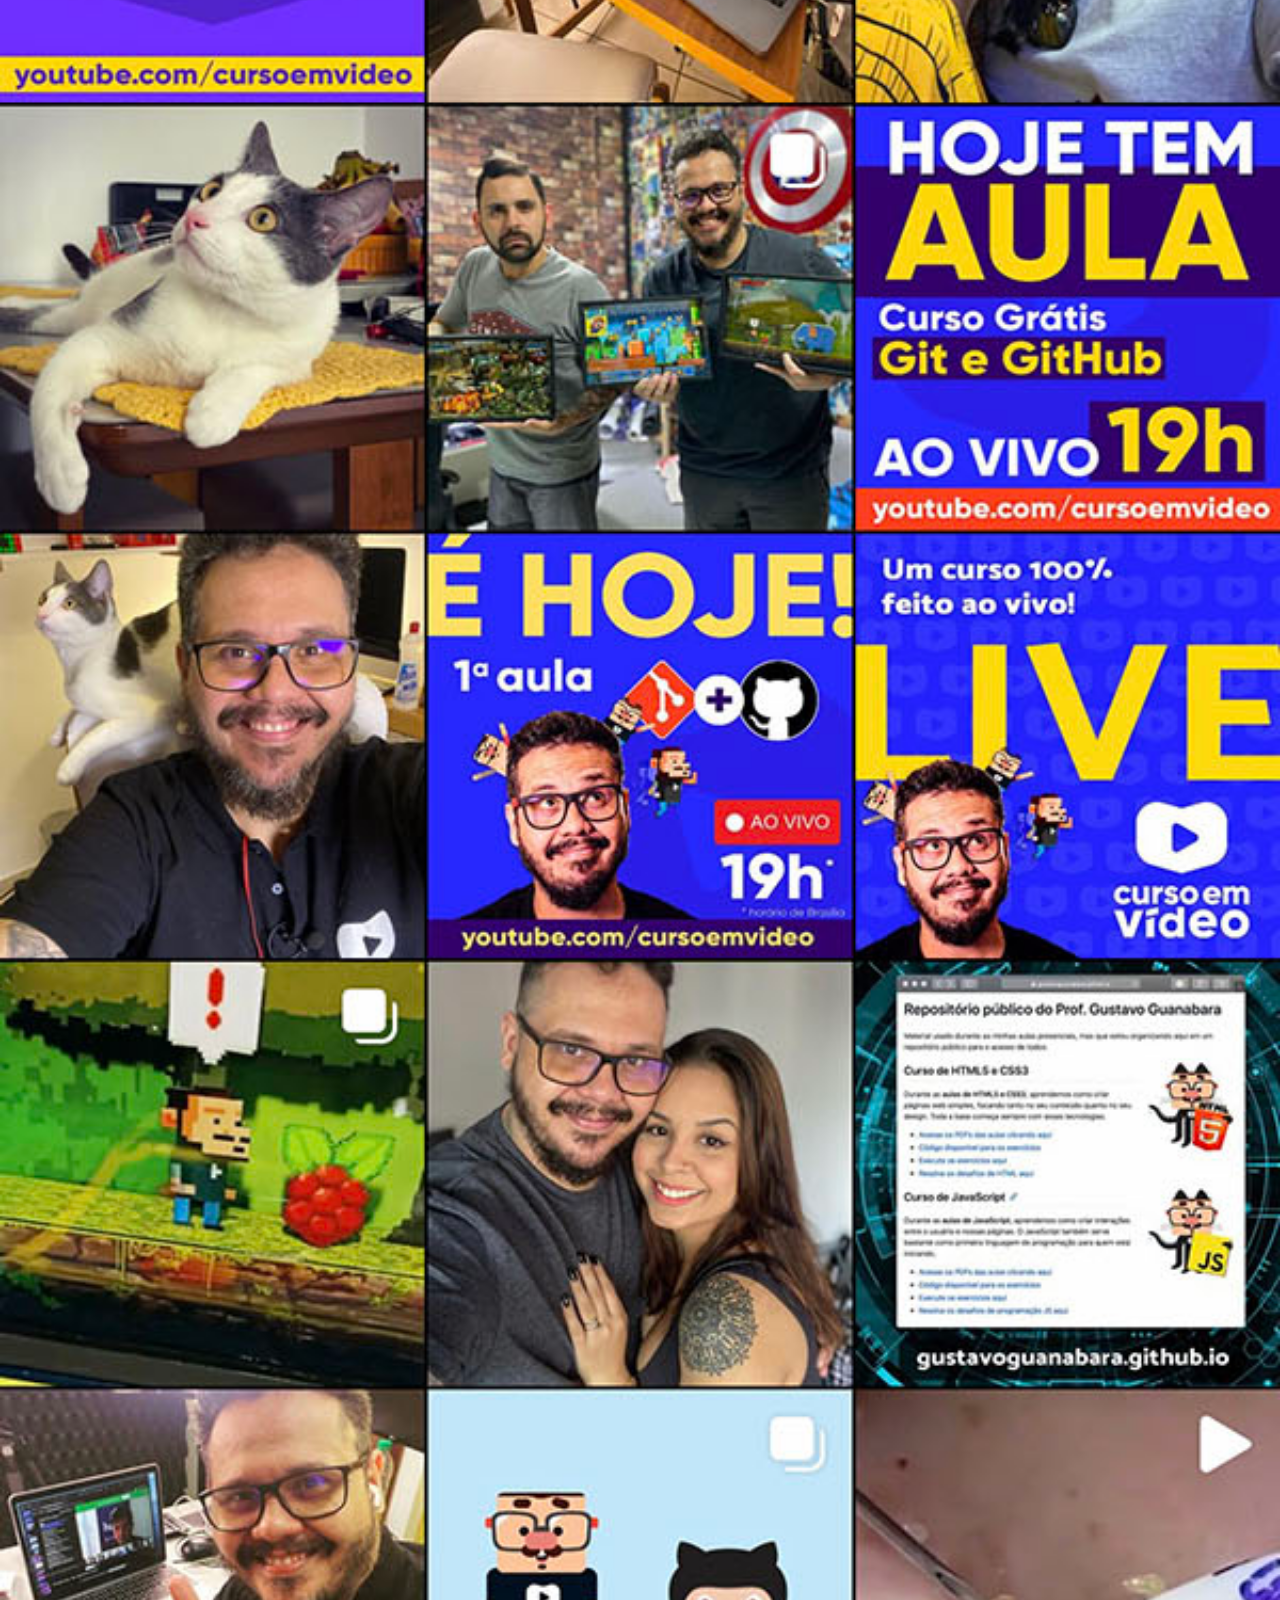
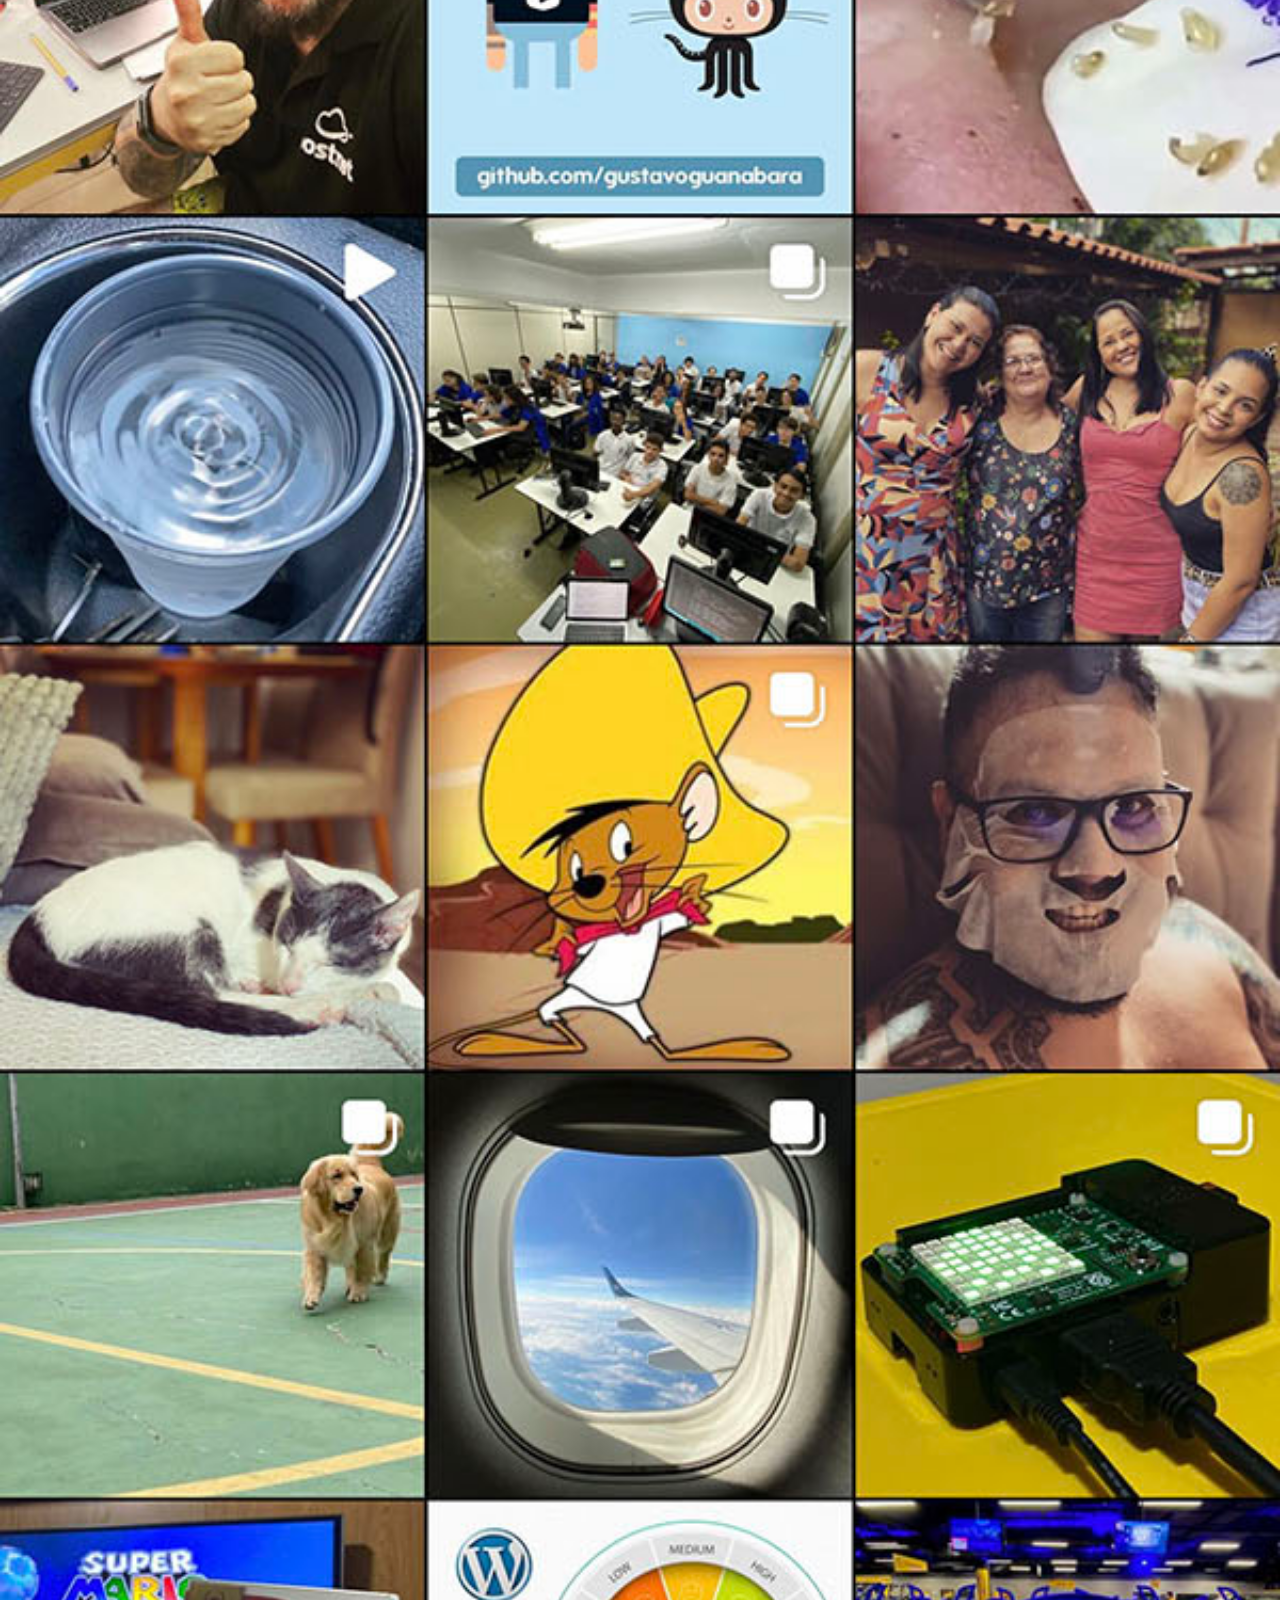
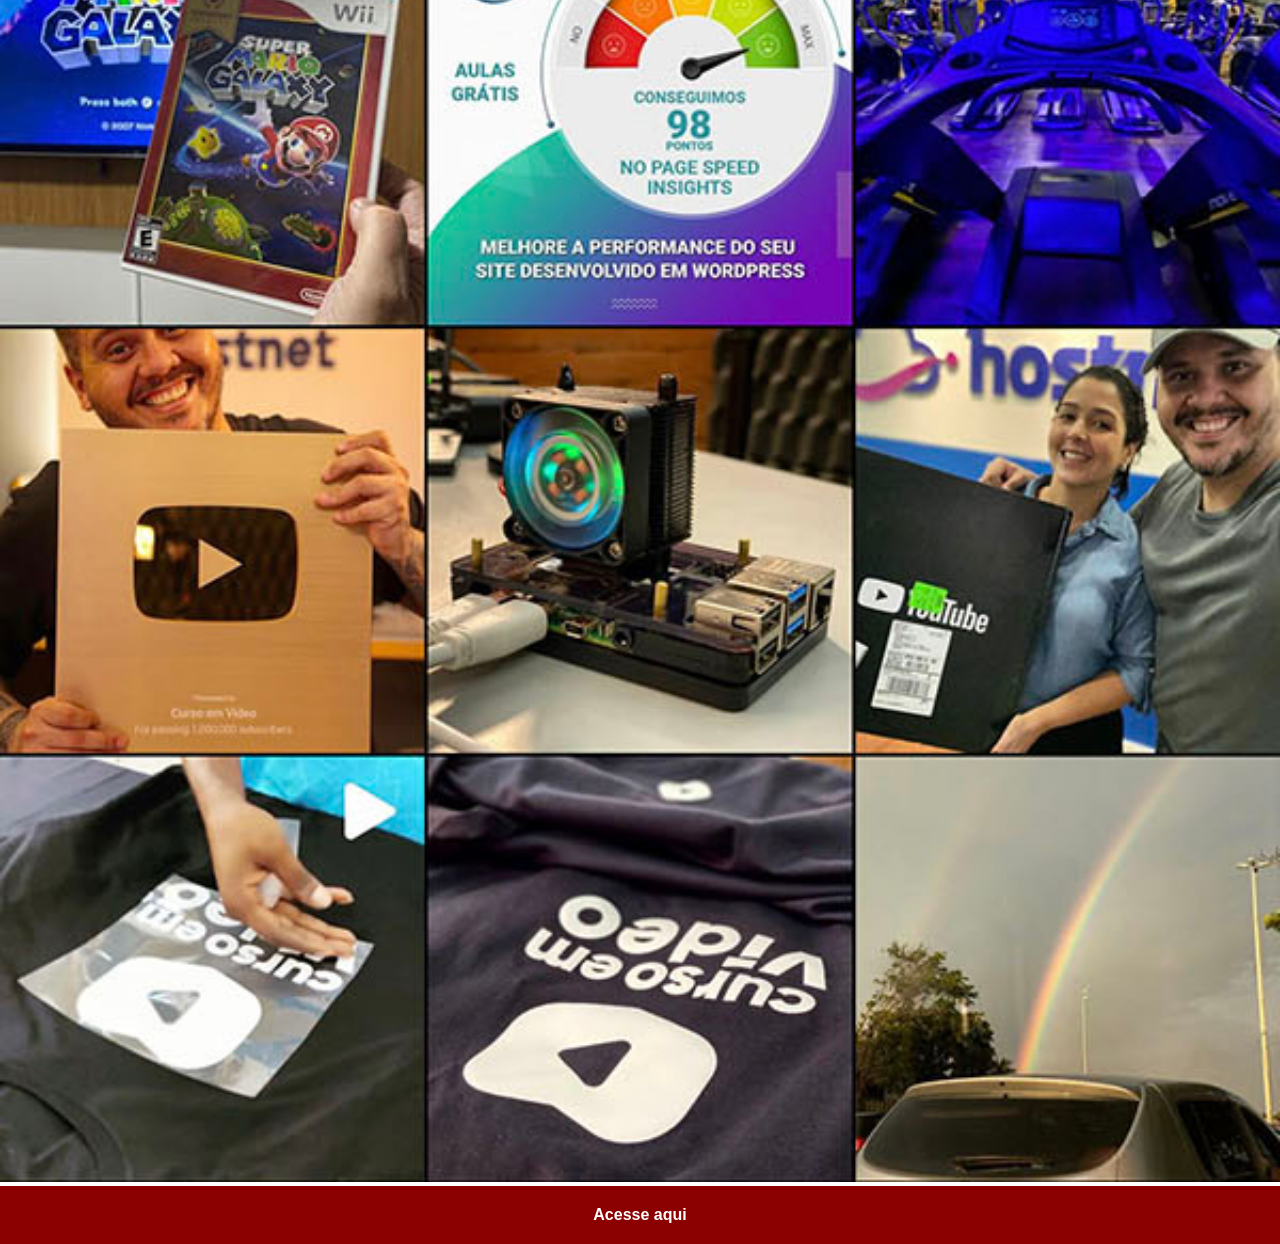
<file: instagram.html>
<!DOCTYPE html>
<html lang="pt-br">
<head>
    <meta charset="UTF-8">
    <meta name="viewport" content="width=device-width, initial-scale=1.0">
    <title>Instagram</title>
    <link rel="stylesheet" href="estilos/social.css">
</head>
<body>
   <img src="imagens/tela-instagram.jpg" alt="tela do instagram"> 
   <a href="https://www.instagram.com/gustavoguanabara/" target="_blank">Acesse aqui</a>
</body>
</html>
</file>
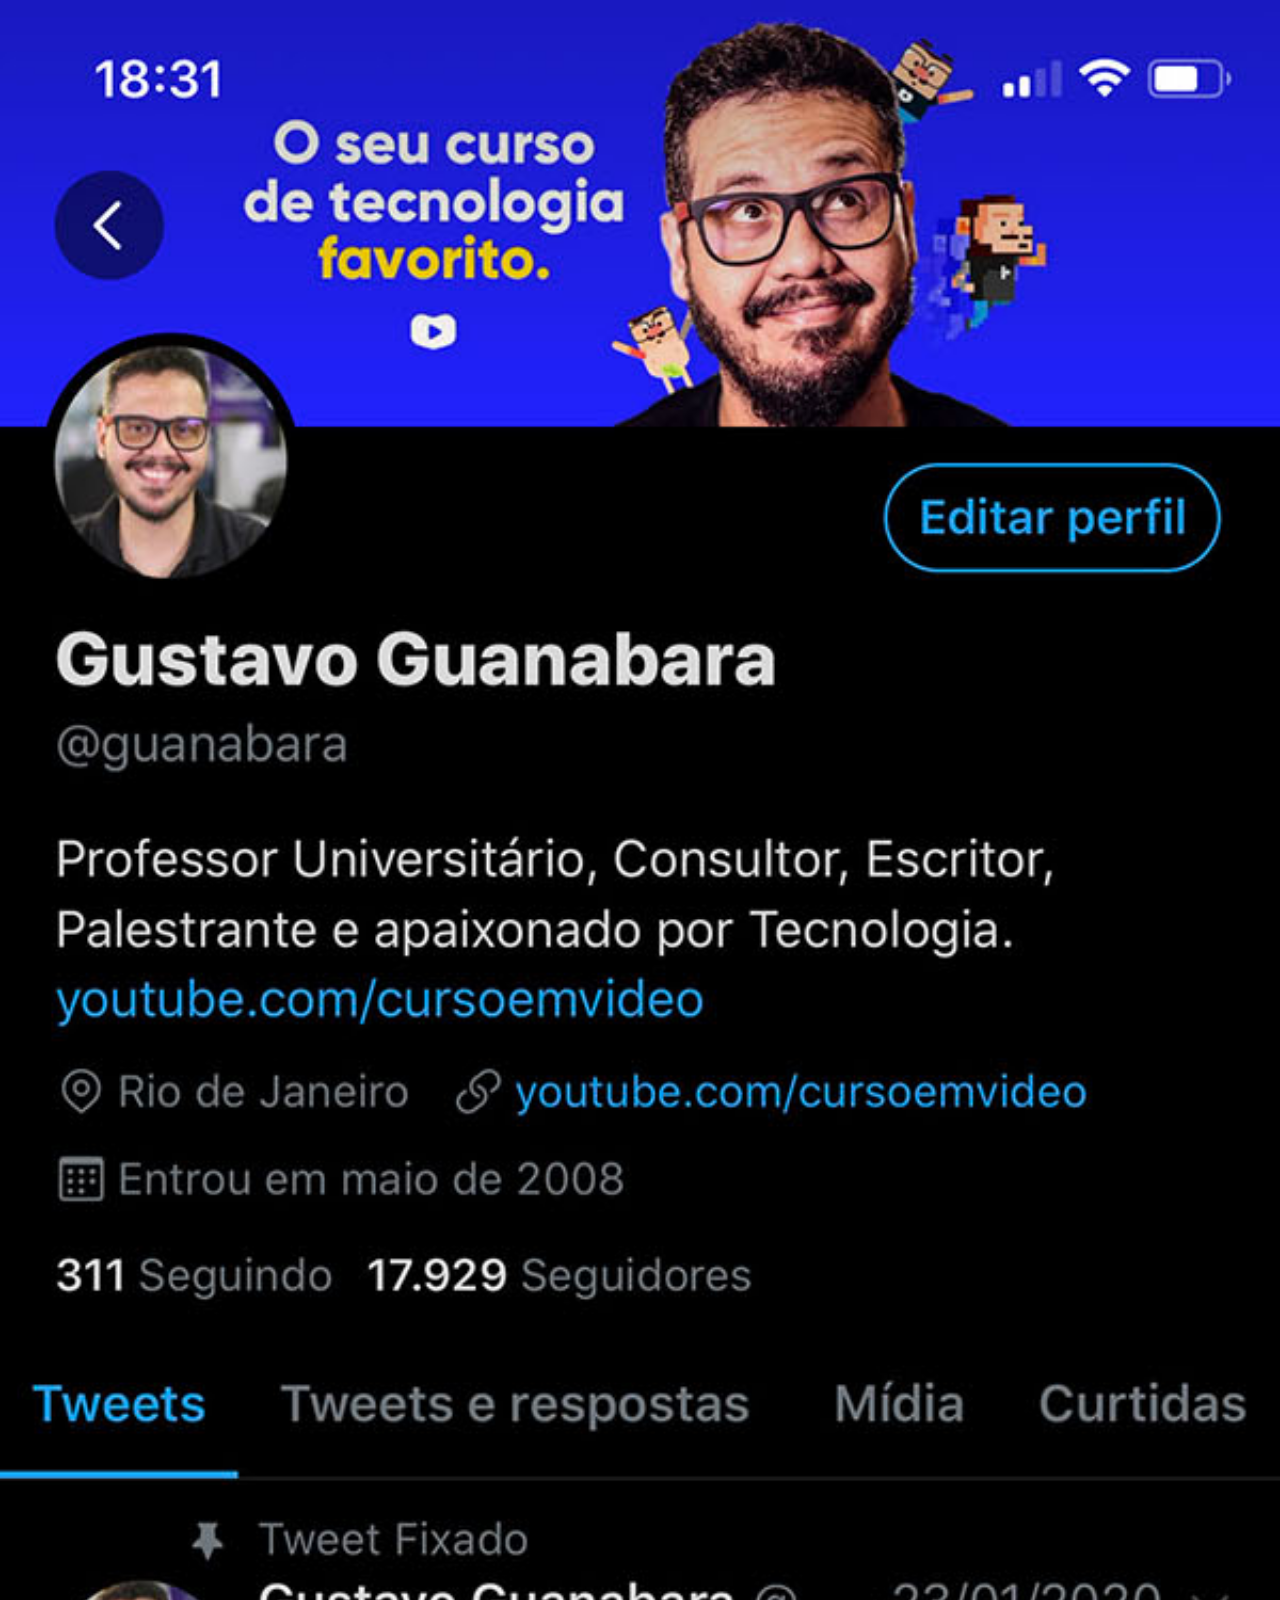
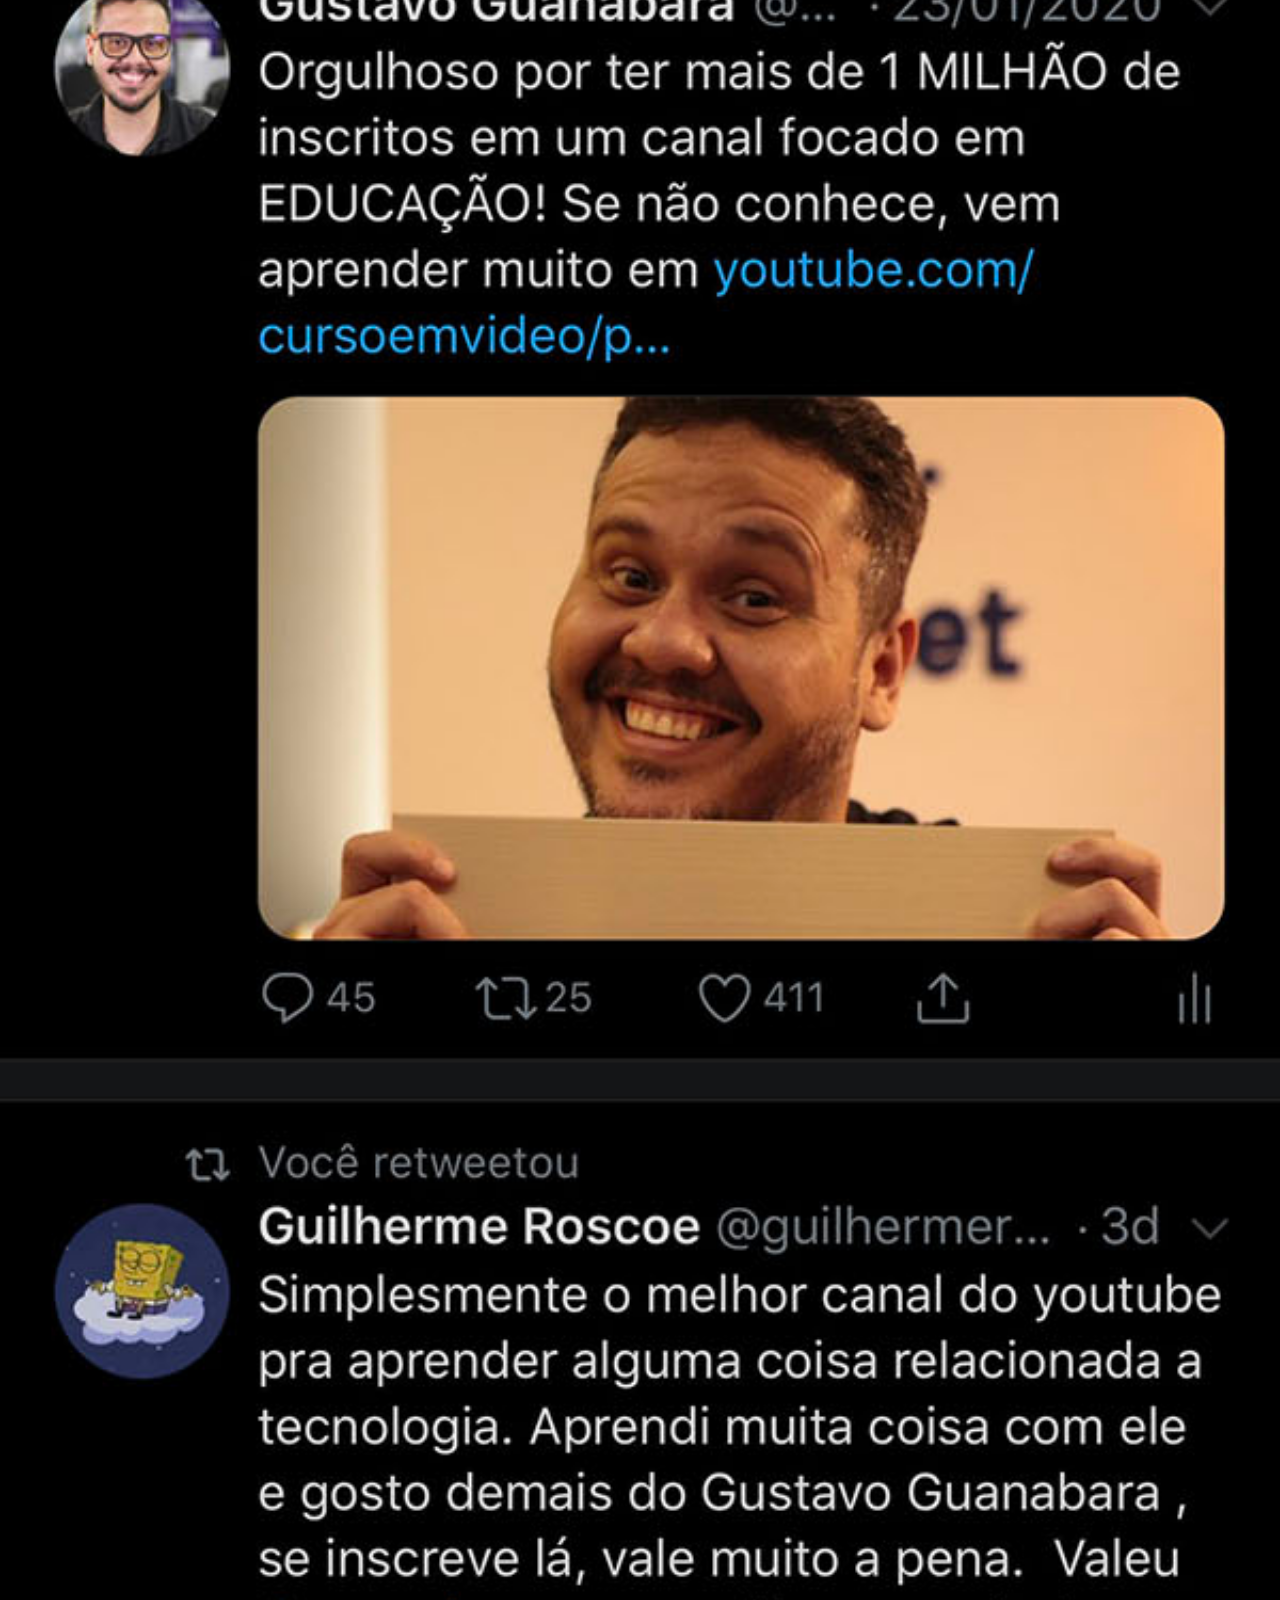
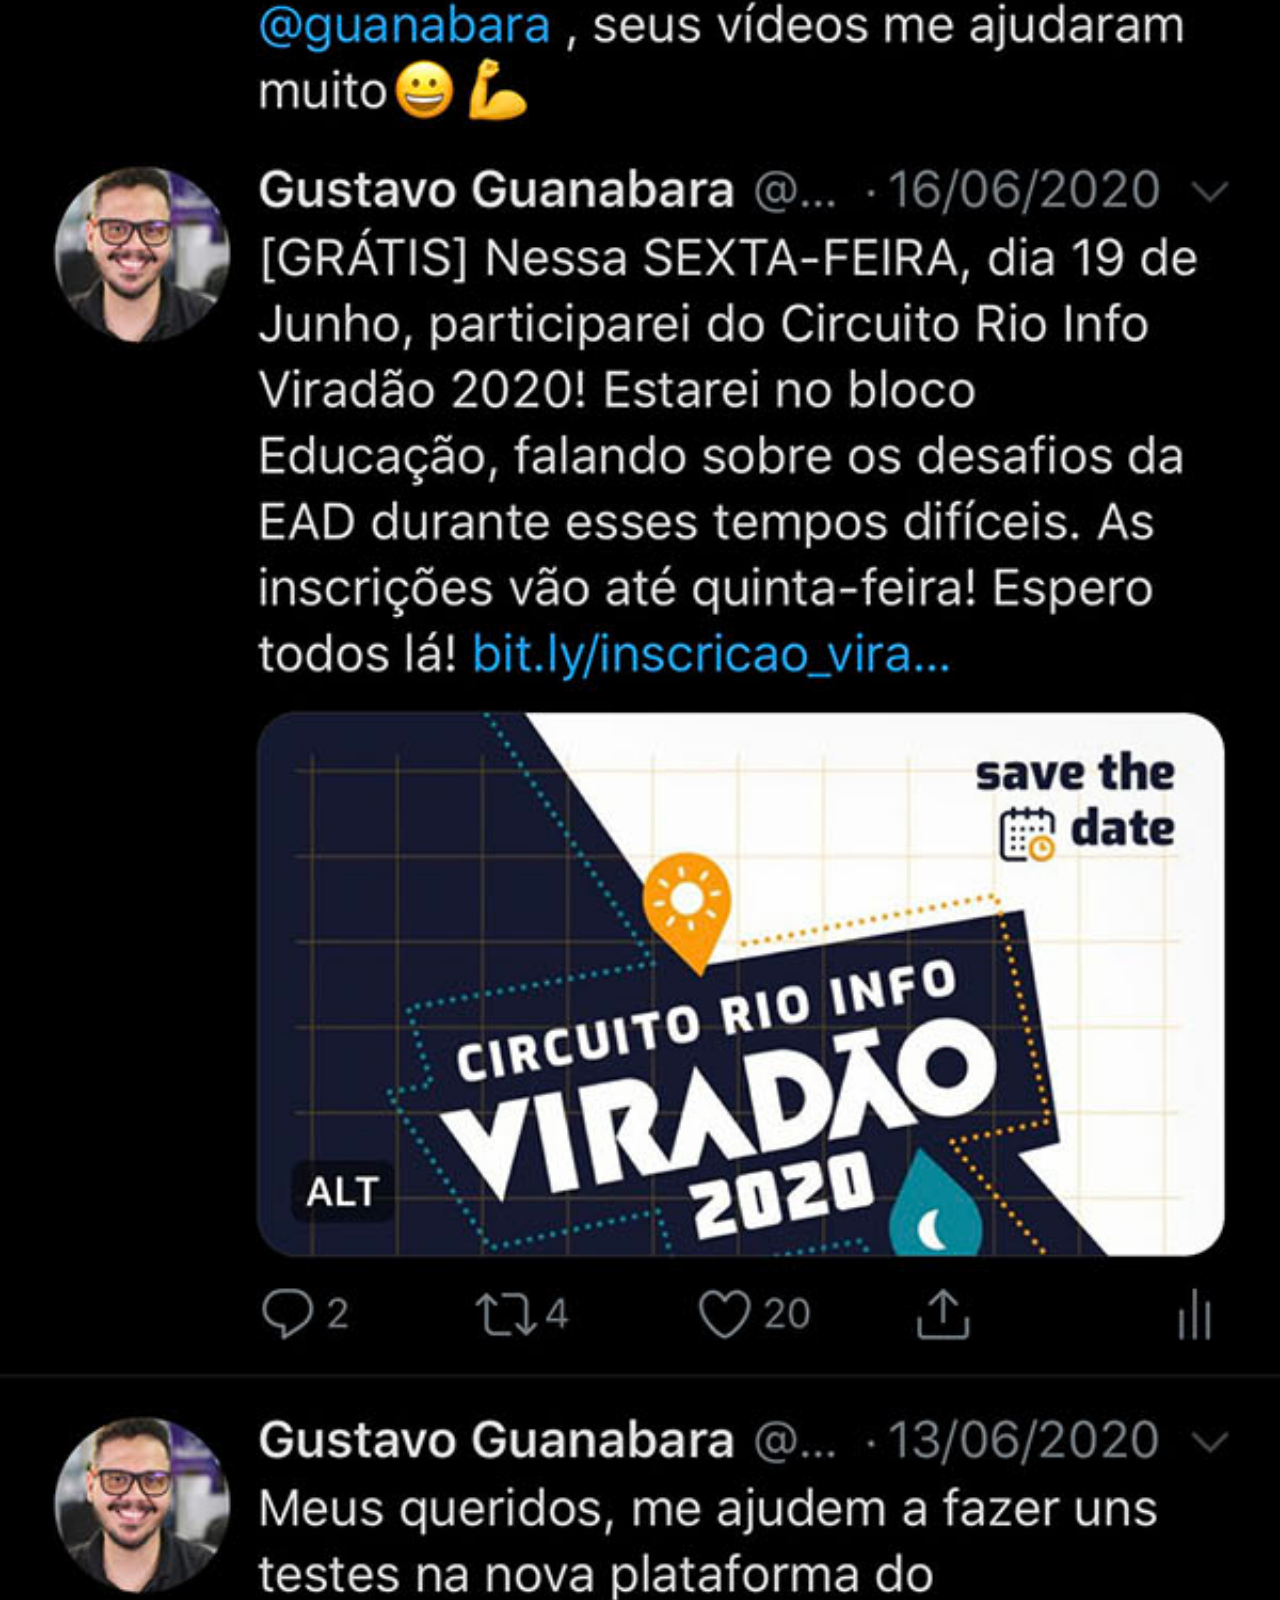
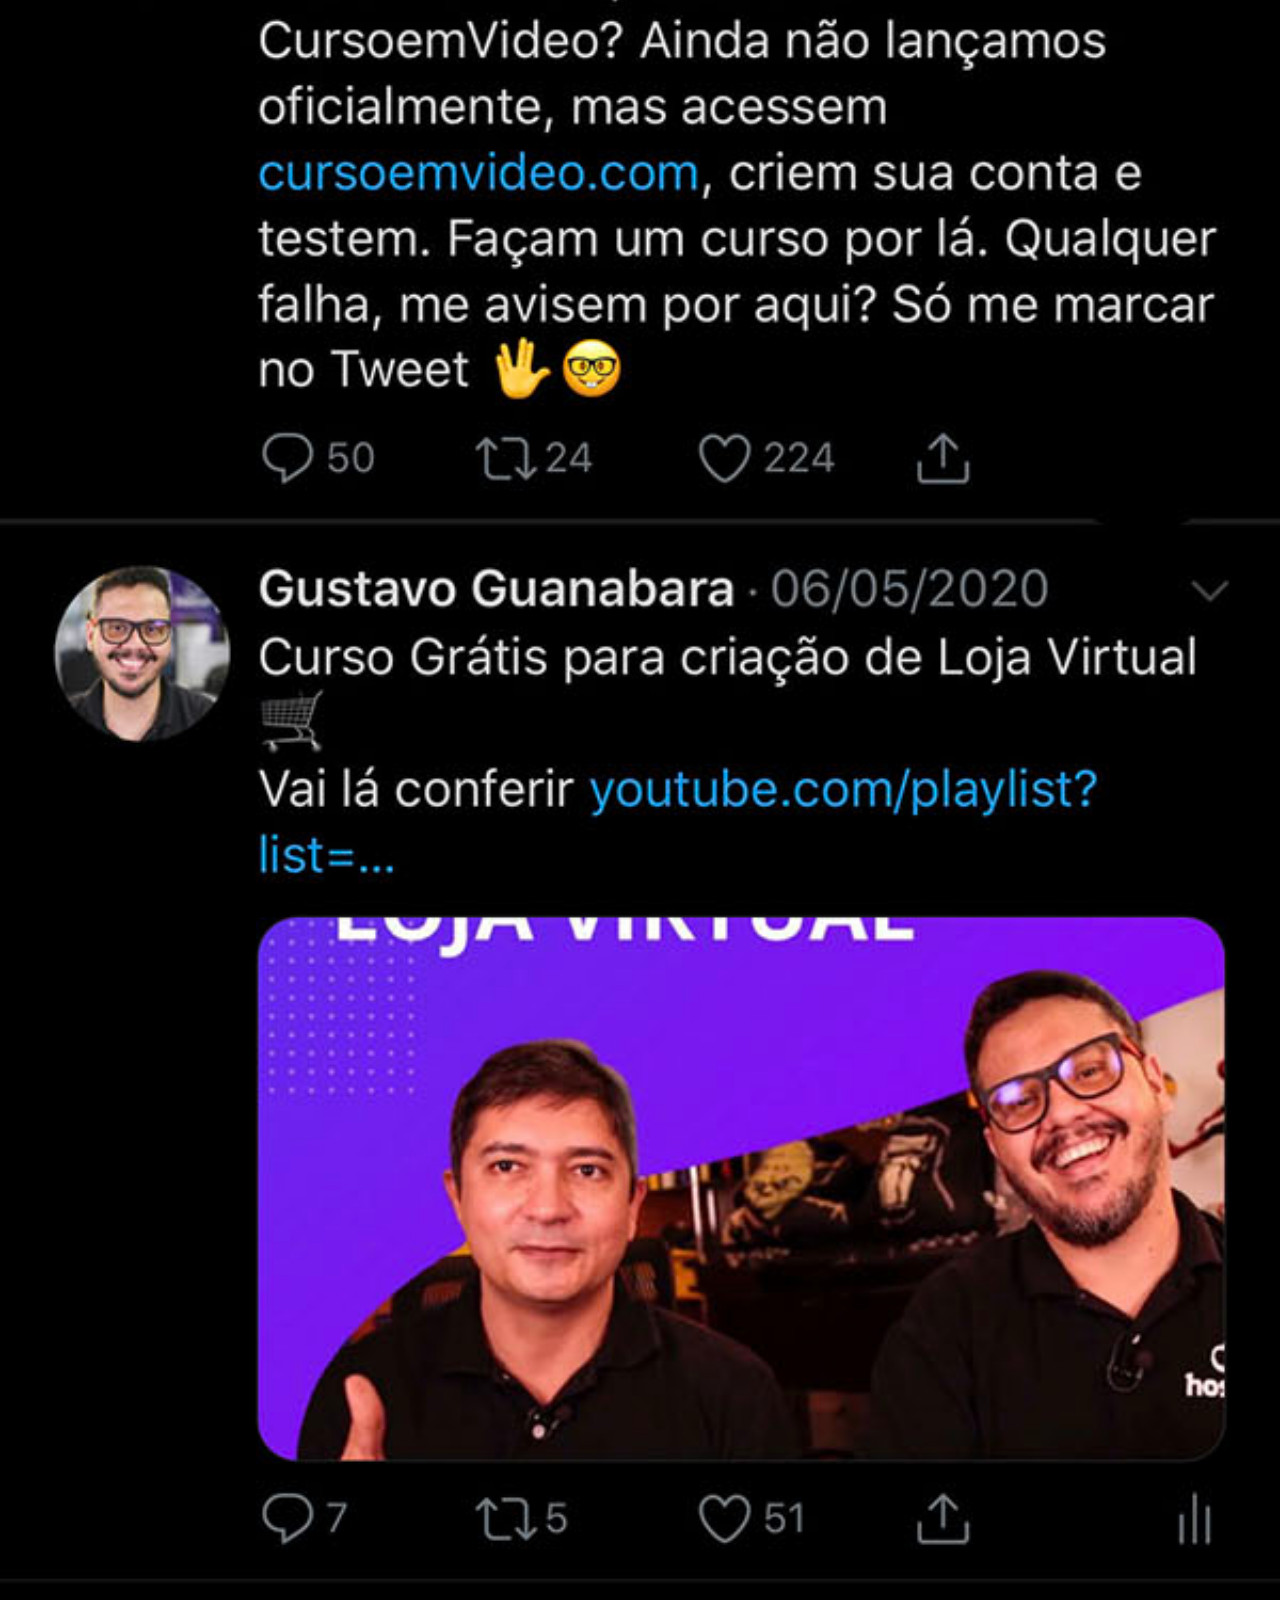
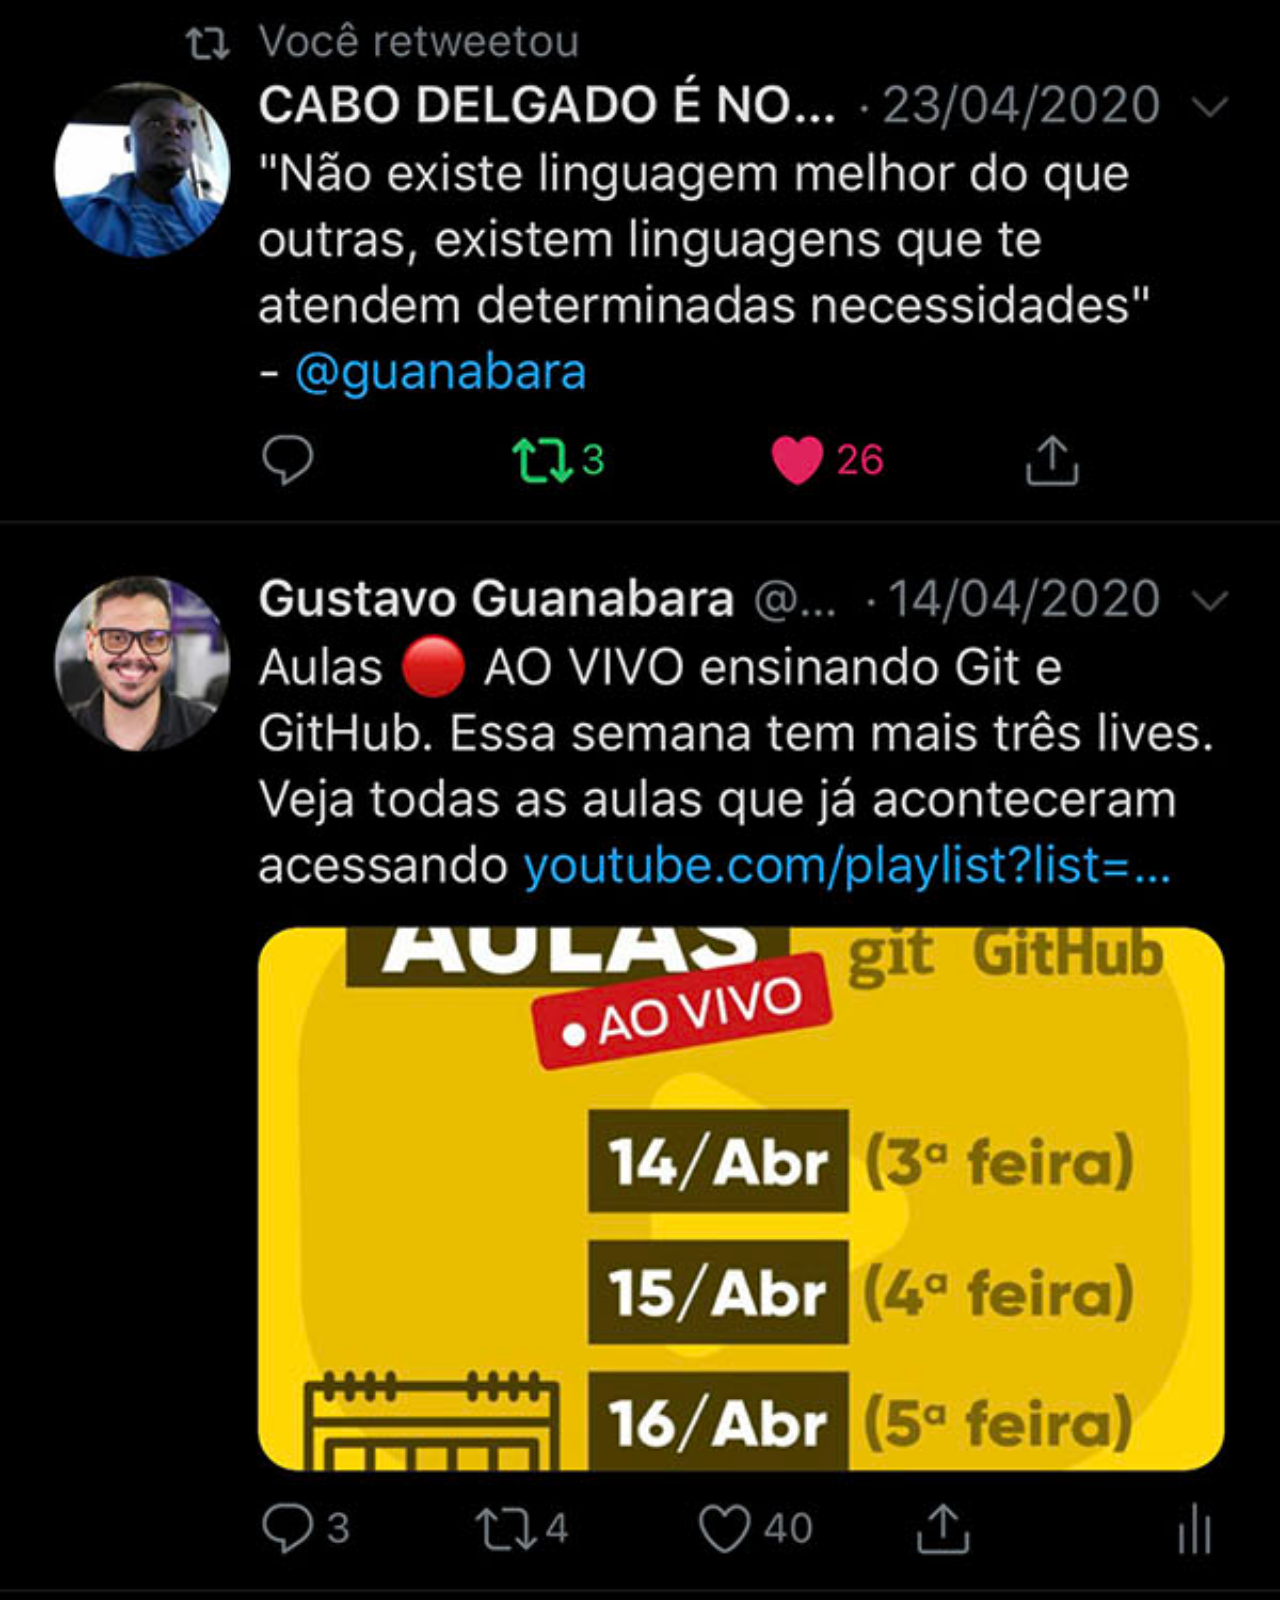
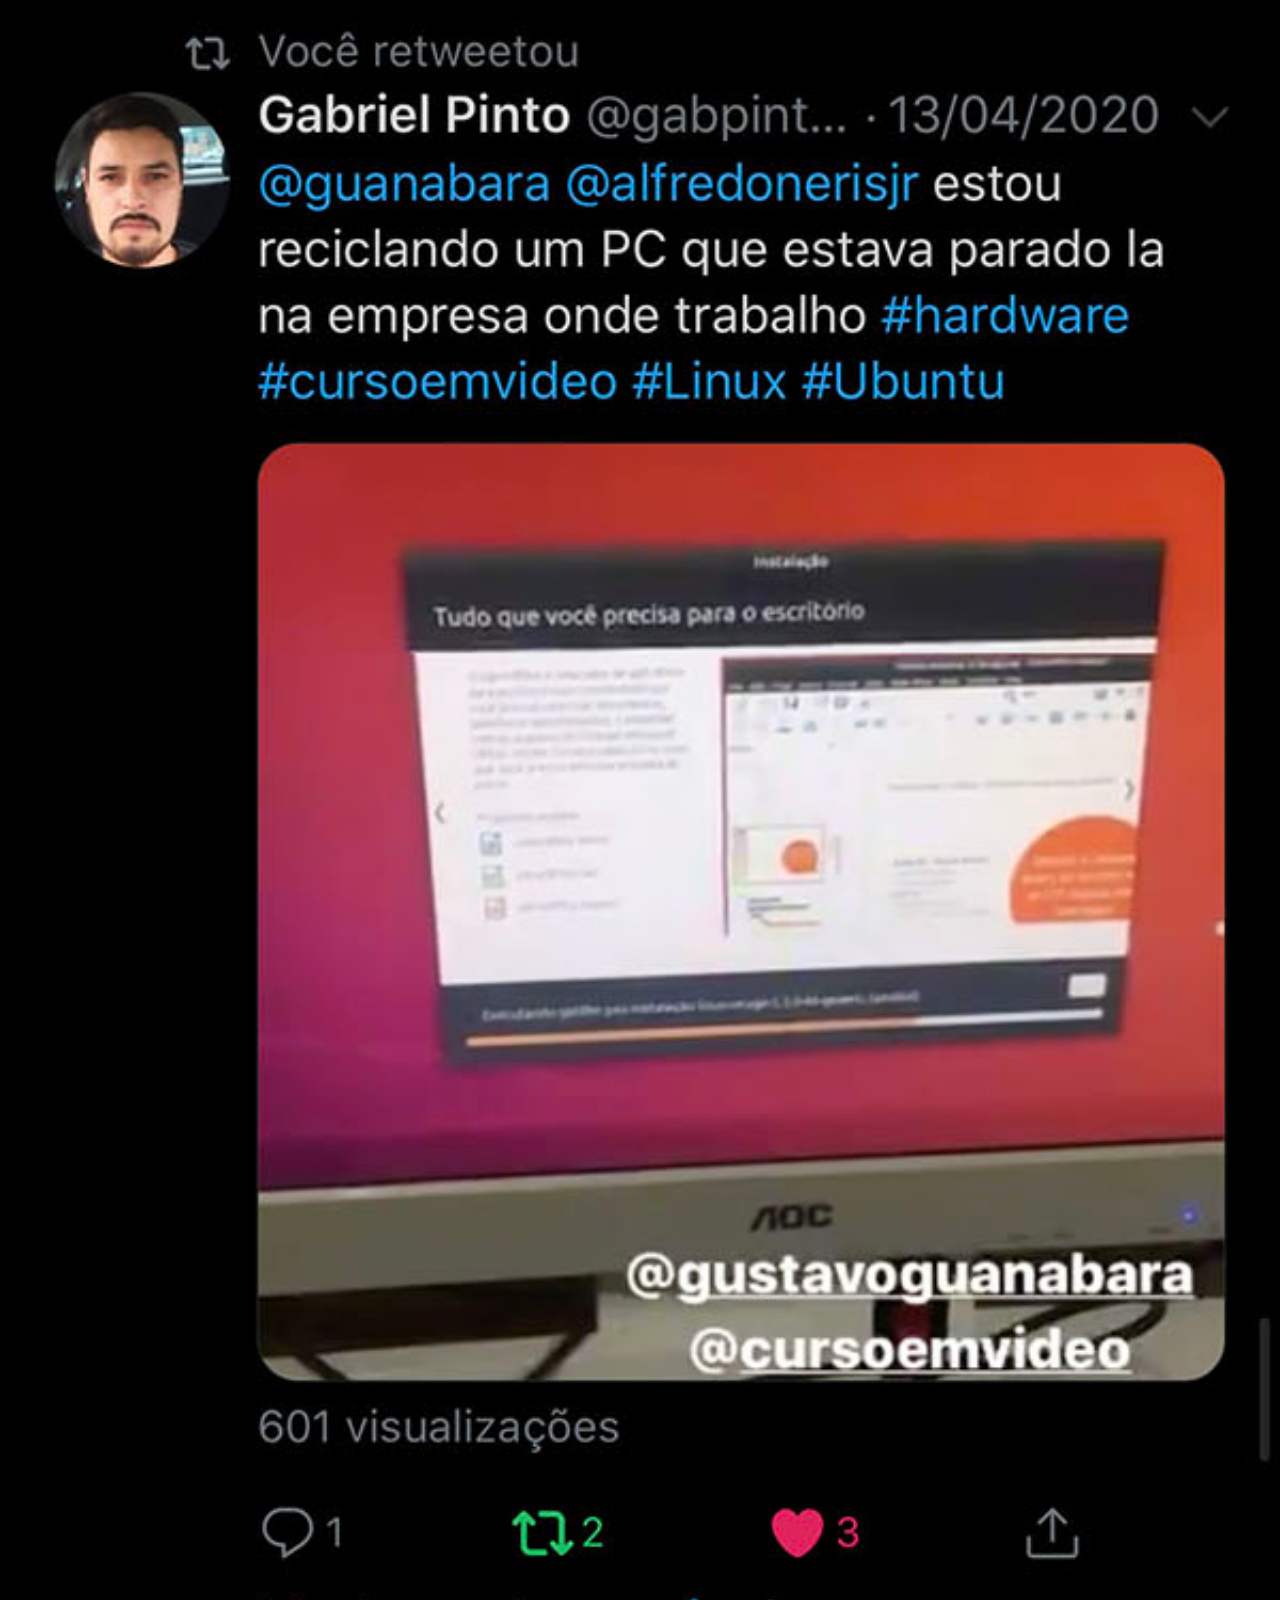
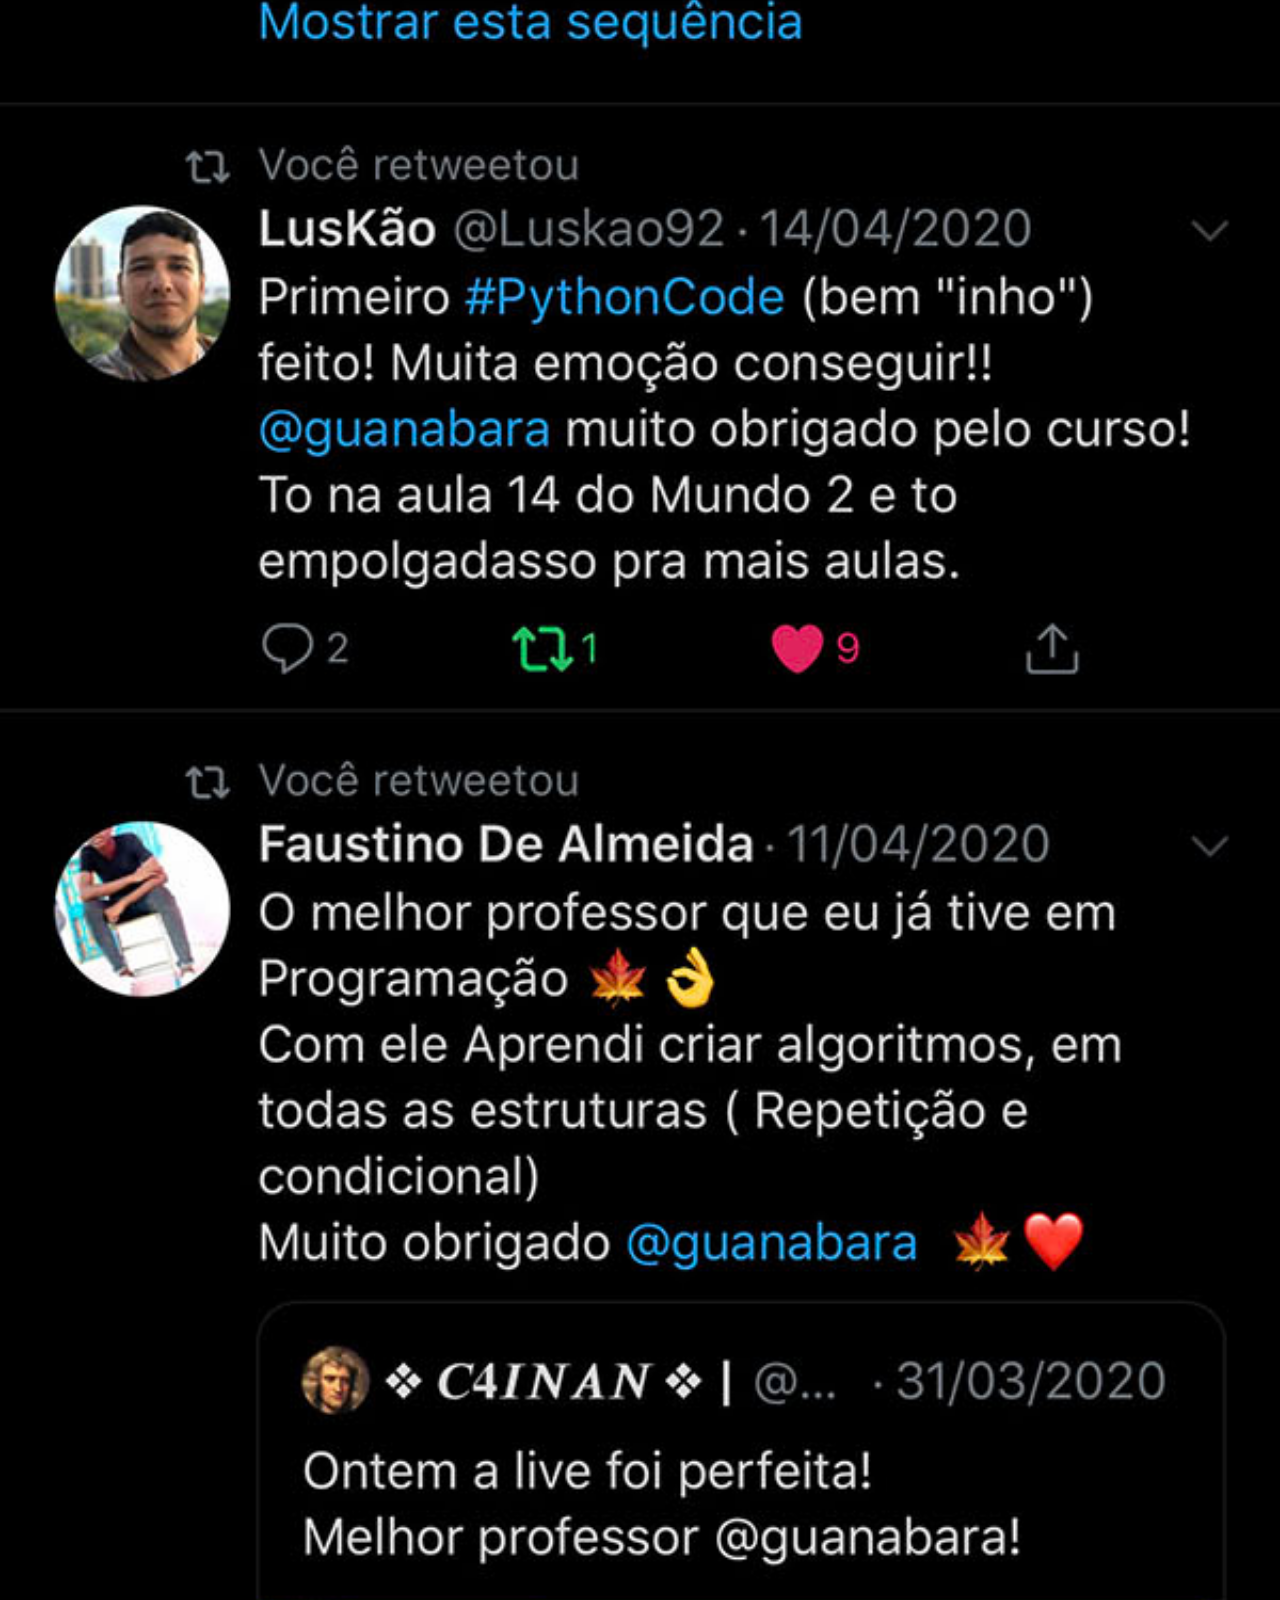
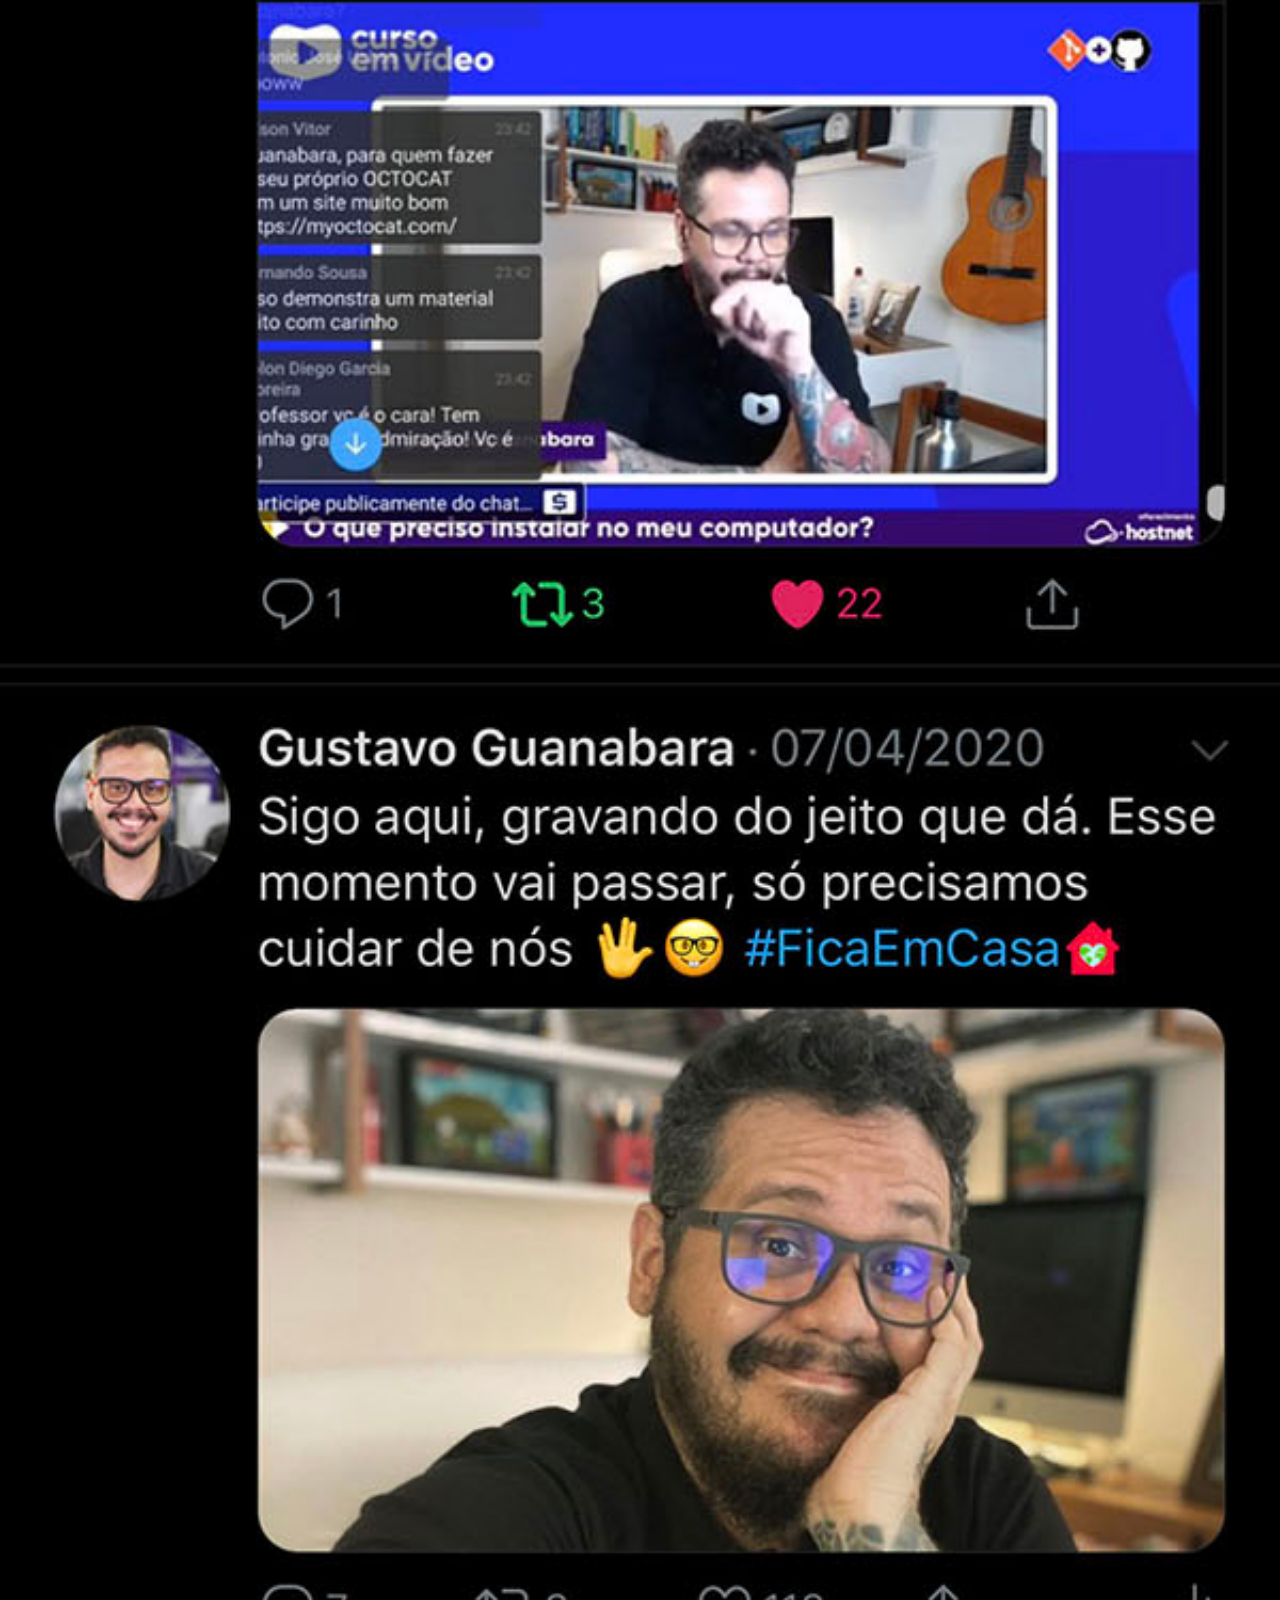
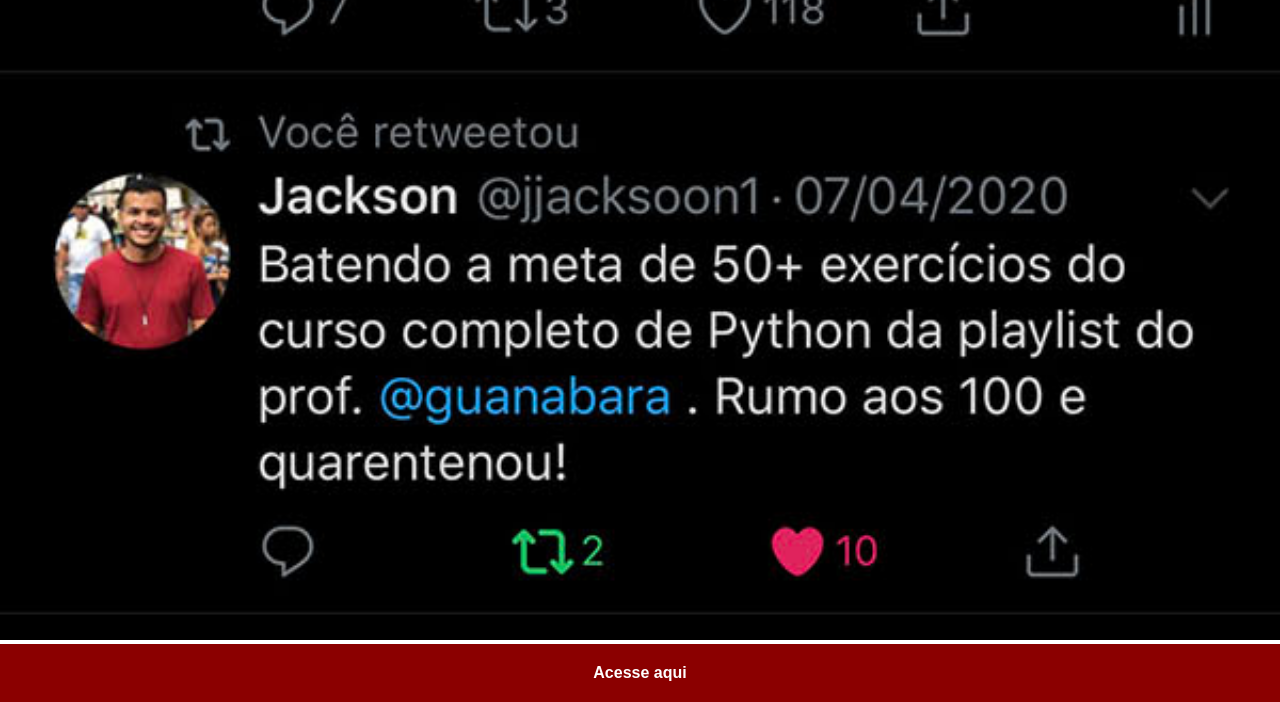
<file: twitter.html>
<!DOCTYPE html>
<html lang="pt-br">
<head>
    <meta charset="UTF-8">
    <meta name="viewport" content="width=device-width, initial-scale=1.0">
    <title>Twitter</title>
    <link rel="stylesheet" href="estilos/social.css">
</head>
<body>
   <img src="imagens/tela-twitter.jpg" alt="twitter"> 
   <a href="https://x.com/guanabara" target="_blank">Acesse aqui</a>
</body>
</html>
</file>
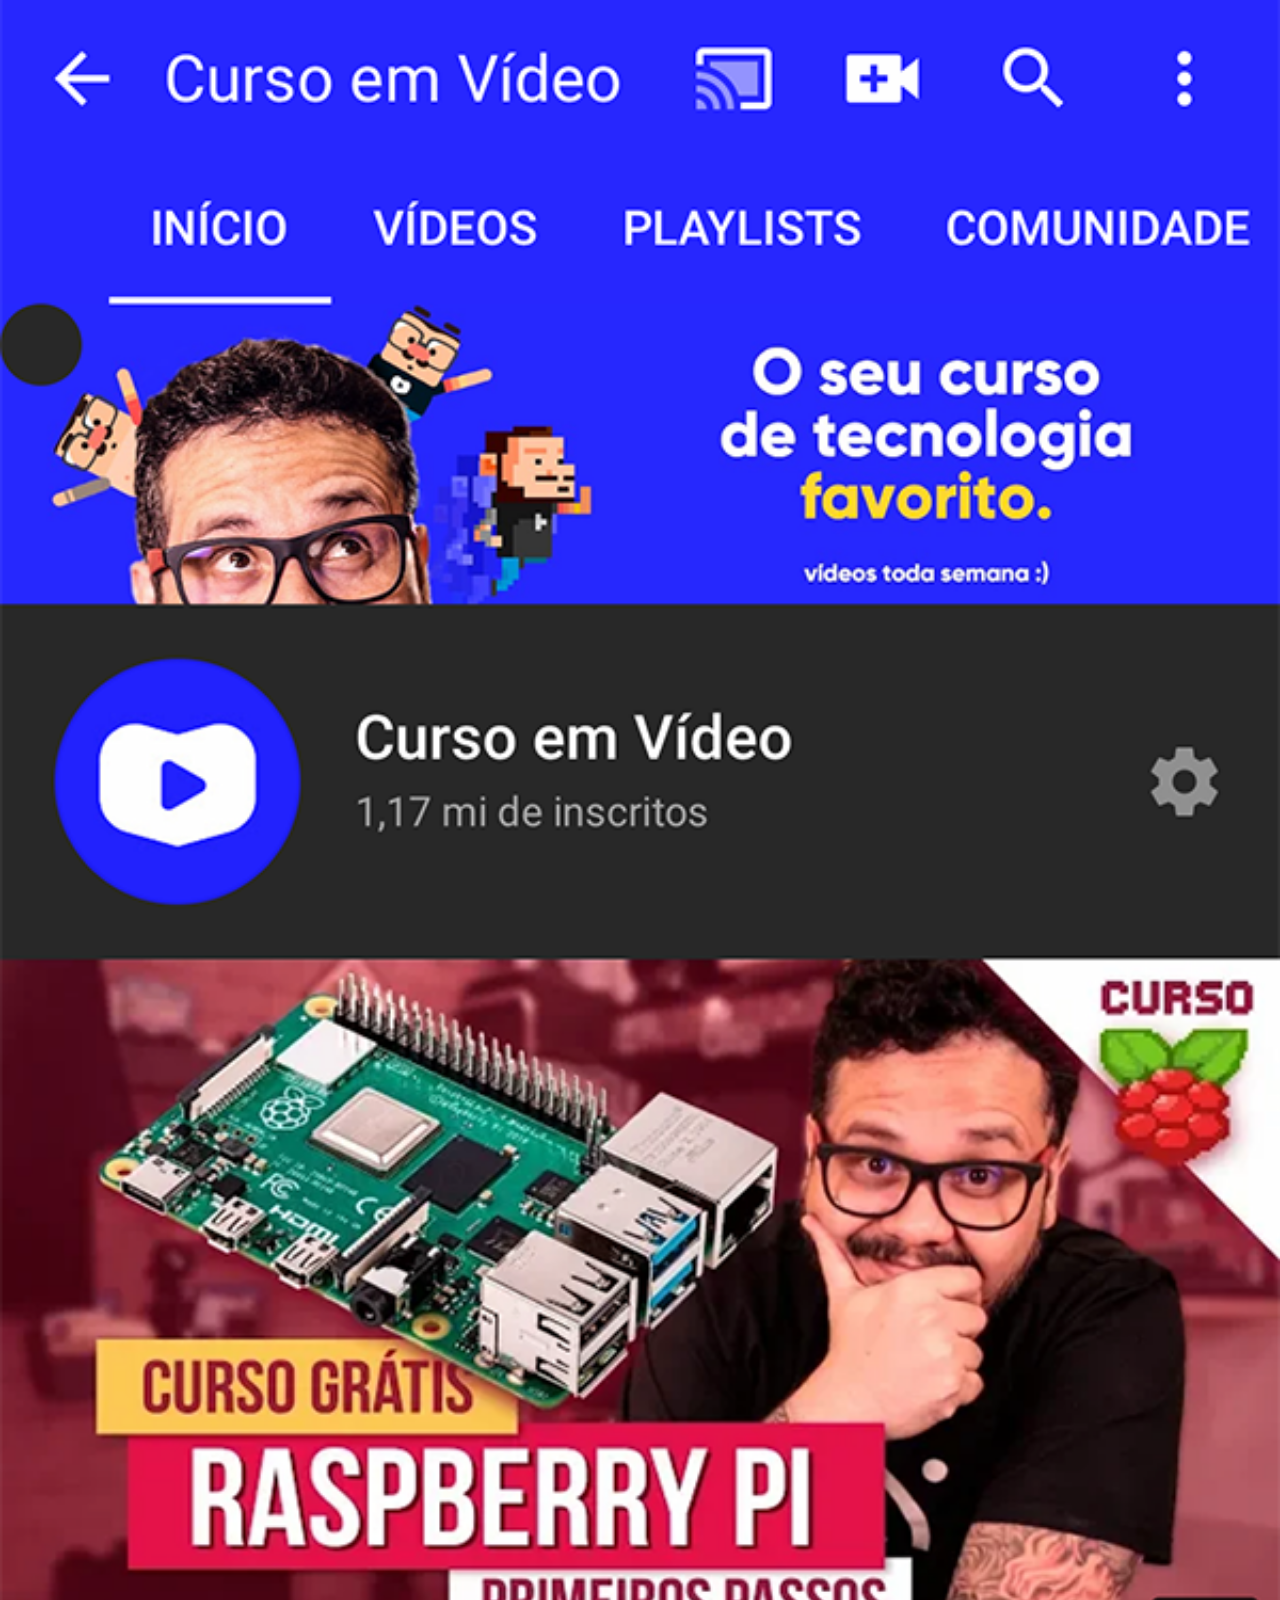
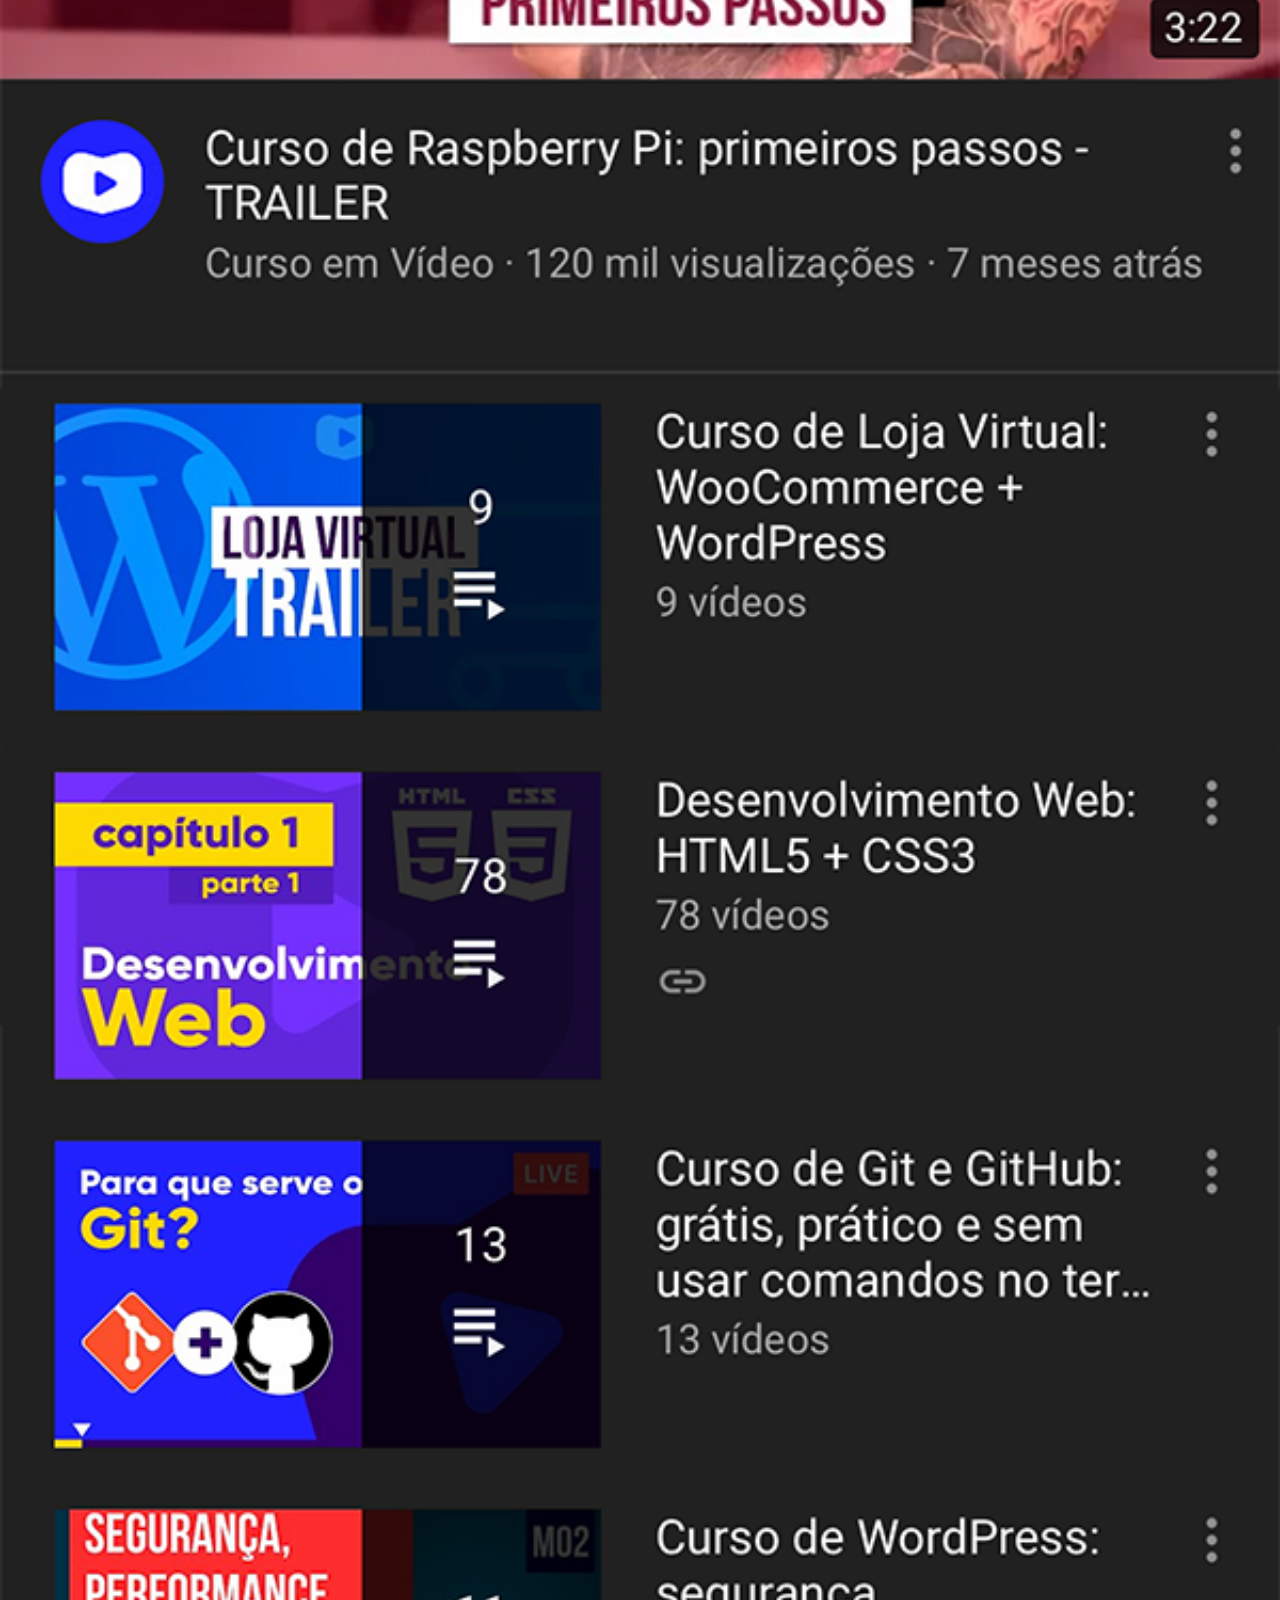
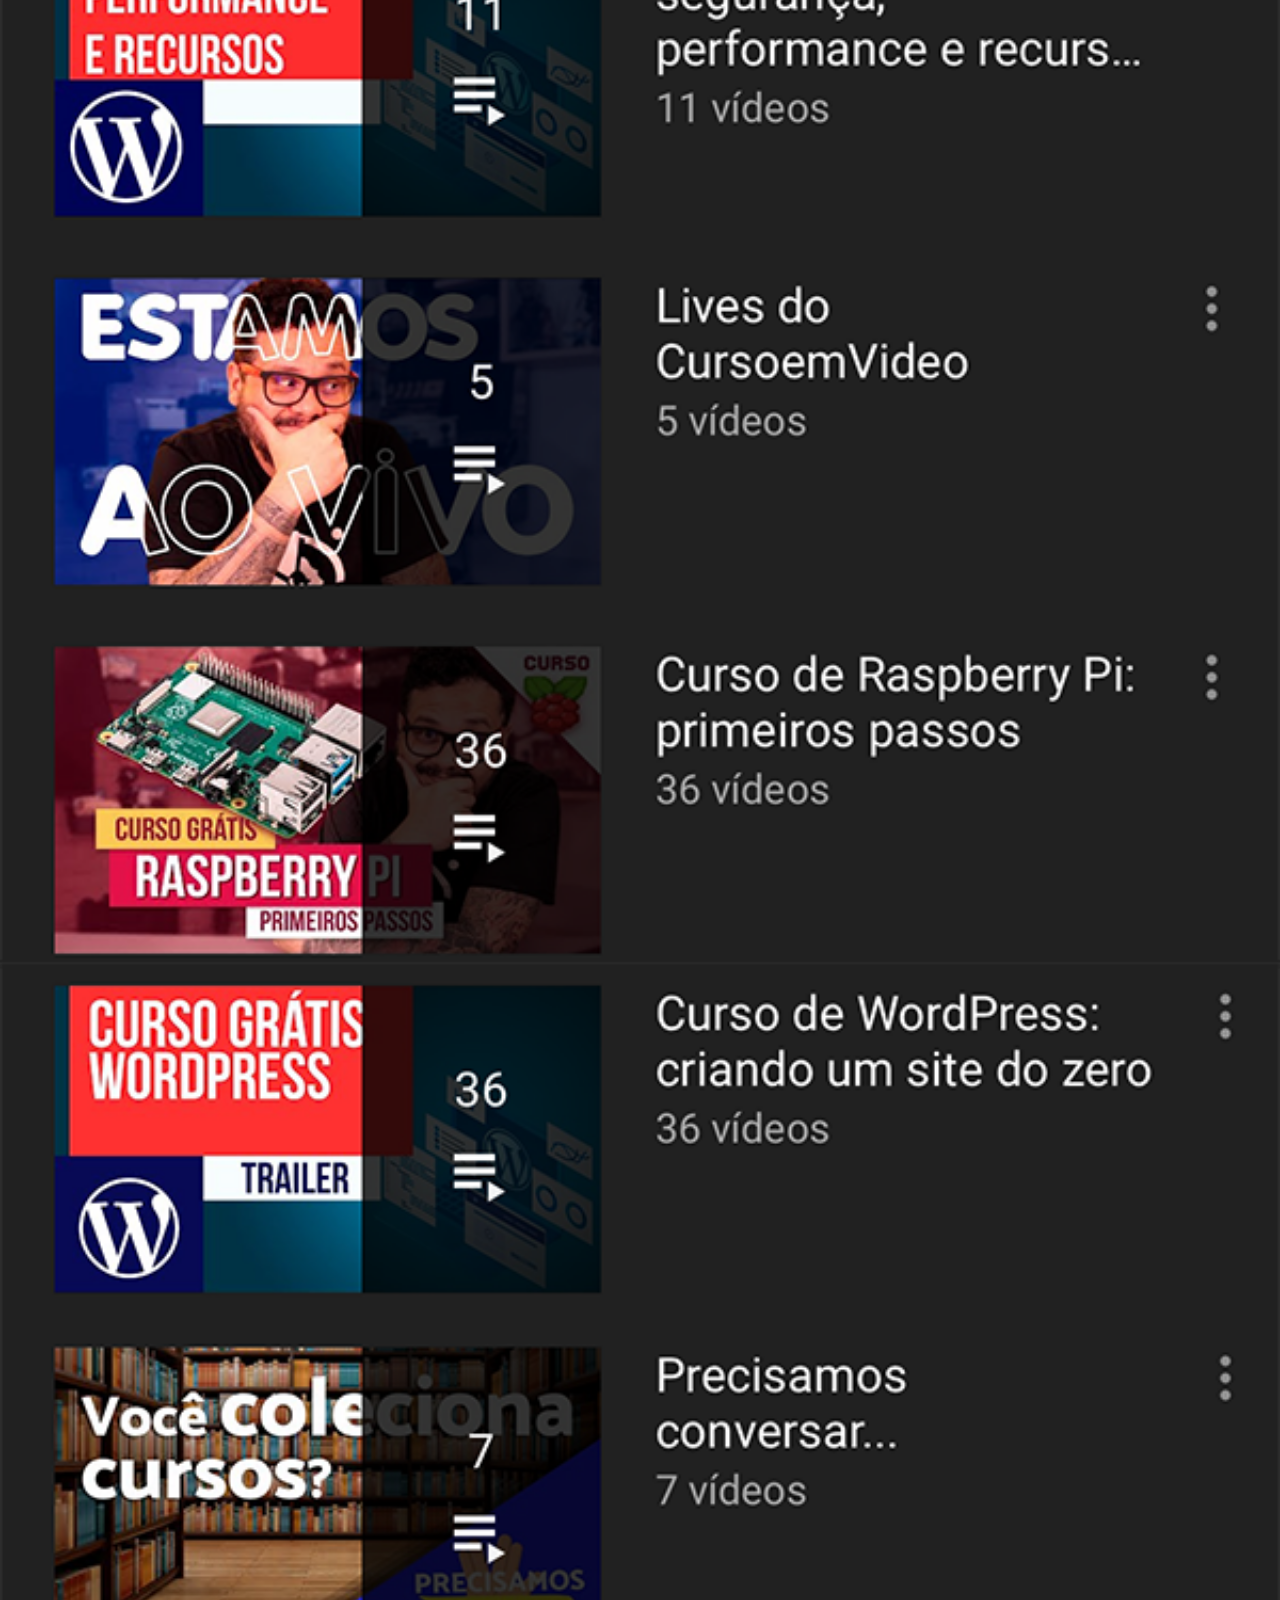
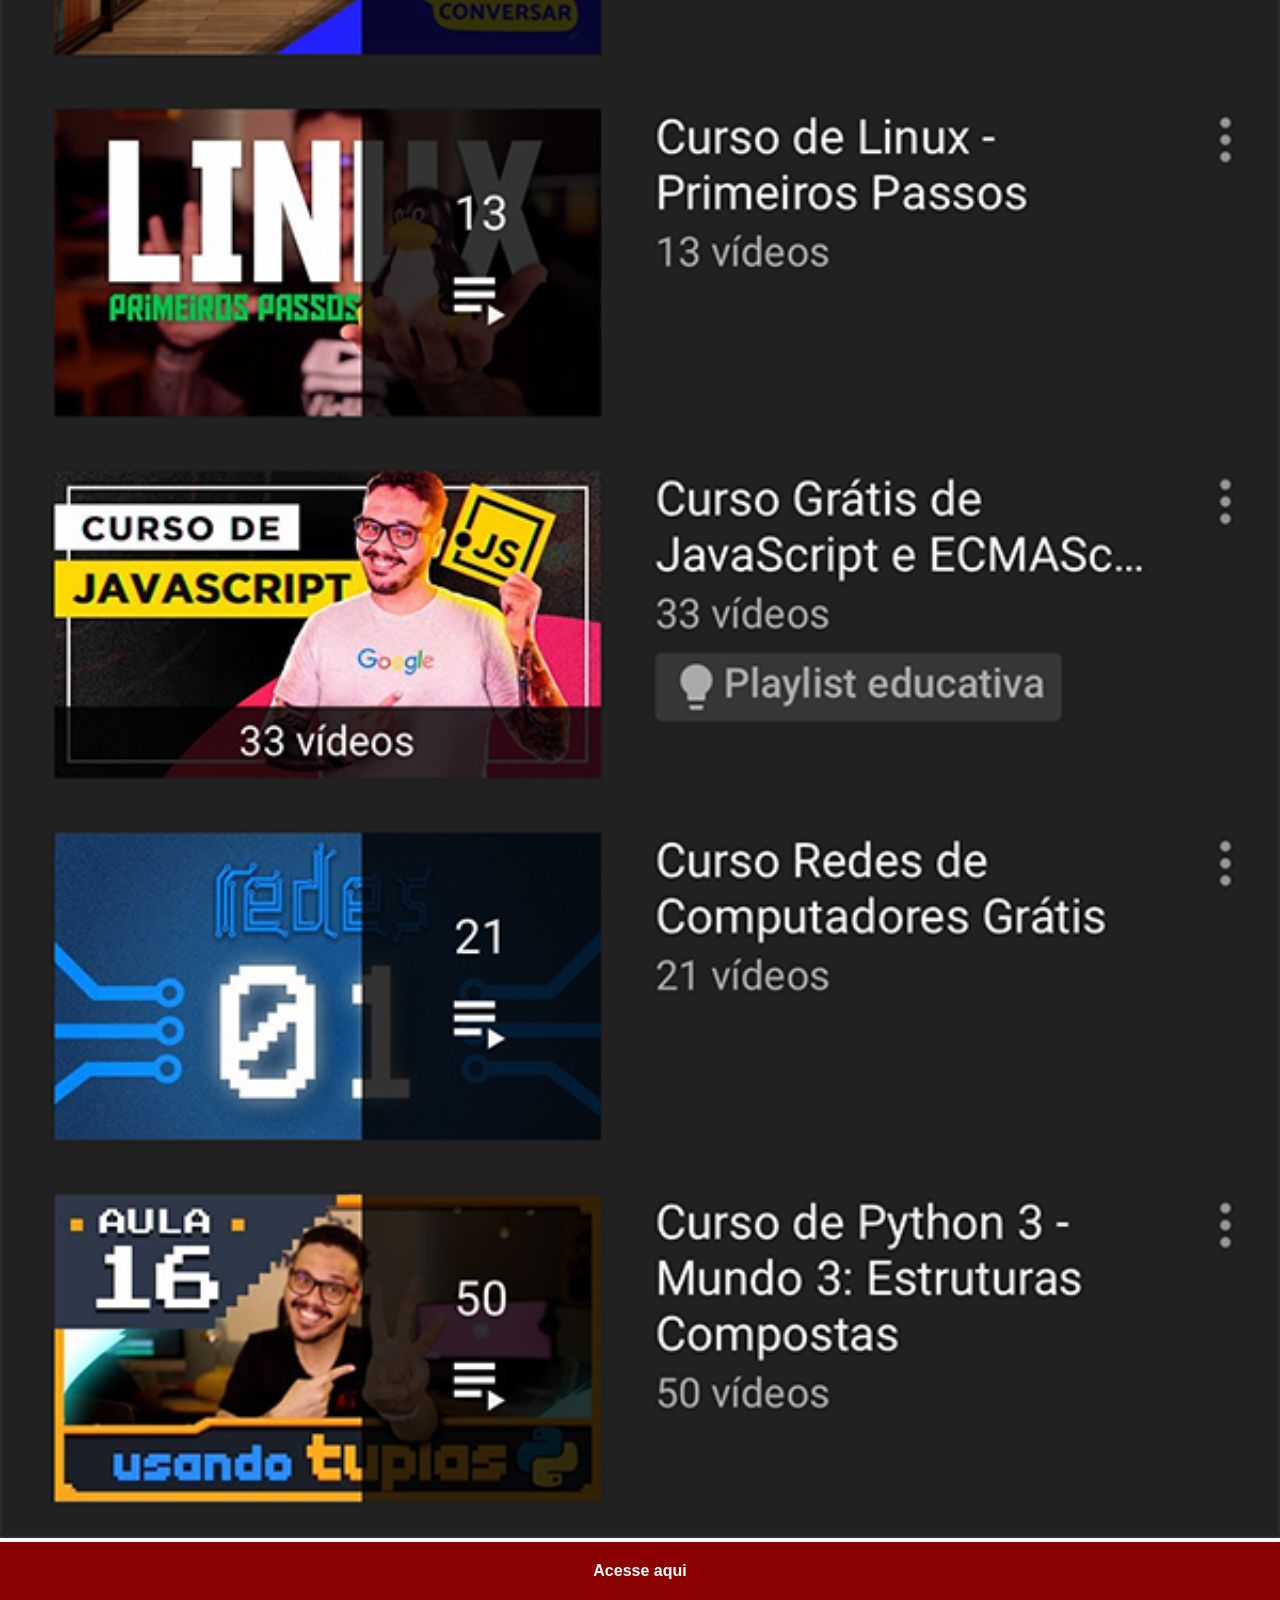
<file: youtube.html>
<!DOCTYPE html>
<html lang="pt-br">
<head>
    <meta charset="UTF-8">
    <meta name="viewport" content="width=device-width, initial-scale=1.0">
    <title>Youtube</title>
    <link rel="stylesheet" href="estilos/social.css">
</head>
<body>
  <img src="imagens/tela-youtube.png" alt="youtube">  
  <a href="https://www.youtube.com/@cursoemvideo" target="_blank">Acesse aqui</a>
</body>
</html>
</file>
<file: estilos/style.css>
@charset "UTF-8";

* {
    margin: 0;
    padding: 0;
    box-sizing: border-box;
    font-family: Arial, Helvetica, sans-serif;
}

html, body {
    height: 100vh;
    width: 100vw;
    background-color: black;
}

body {
    background: url("../imagens/fundo-madeira.jpg") no-repeat top center;
    background-size: cover;
    background-attachment: fixed;
}

main {
    position: relative;
    height: 100vh;
}

section#telefone {
    position: absolute;
    top: 50%;
    left: 50%;
    transform: translate(-50%, -50%);
    height: 500px;
    width: 500px;
    background-color: blue;
    background: url("../imagens/frame-iphone.png") no-repeat;
    height: 627px;
    width: 311px;
}

iframe#tela {
    position: relative;
    top: 80px;
    left: 22px;
    width: 270px;
    height: 468px;
}

section#redes-sociais{
    text-align: right;
}

section#redes-sociais img {
    width: 50px;
    margin: 10px;
    border-radius: 50%;
    box-shadow: 2px 2px 5px rgba(0, 0, 0, 0.400);
    box-sizing: border-box;
}

section#redes-sociais img:hover {
   border: 2px solid white;
   transform: translate(-3px, -3px);
   box-shadow: 5px 5px 10px rgba(0, 0, 0, 0.600);
   transition: transform   0.5s;
}
</file>
<file: estilos/social.css>
* {
        margin: 0;
        padding: 0;
        font-family: Arial, Helvetica, sans-serif;
     }

     ::-webkit-scrollbar{
        width: 0px;
        height: 0px;
     }

     img {
      width: 100%;
     }

     a {
      display: block;
      background-color: darkred;
      color: white;
      padding: 20px;
      text-align: center;
      font-weight: bold;
      text-decoration: none;
     }
        a:hover {
        background-color: red;
        }
</file>
